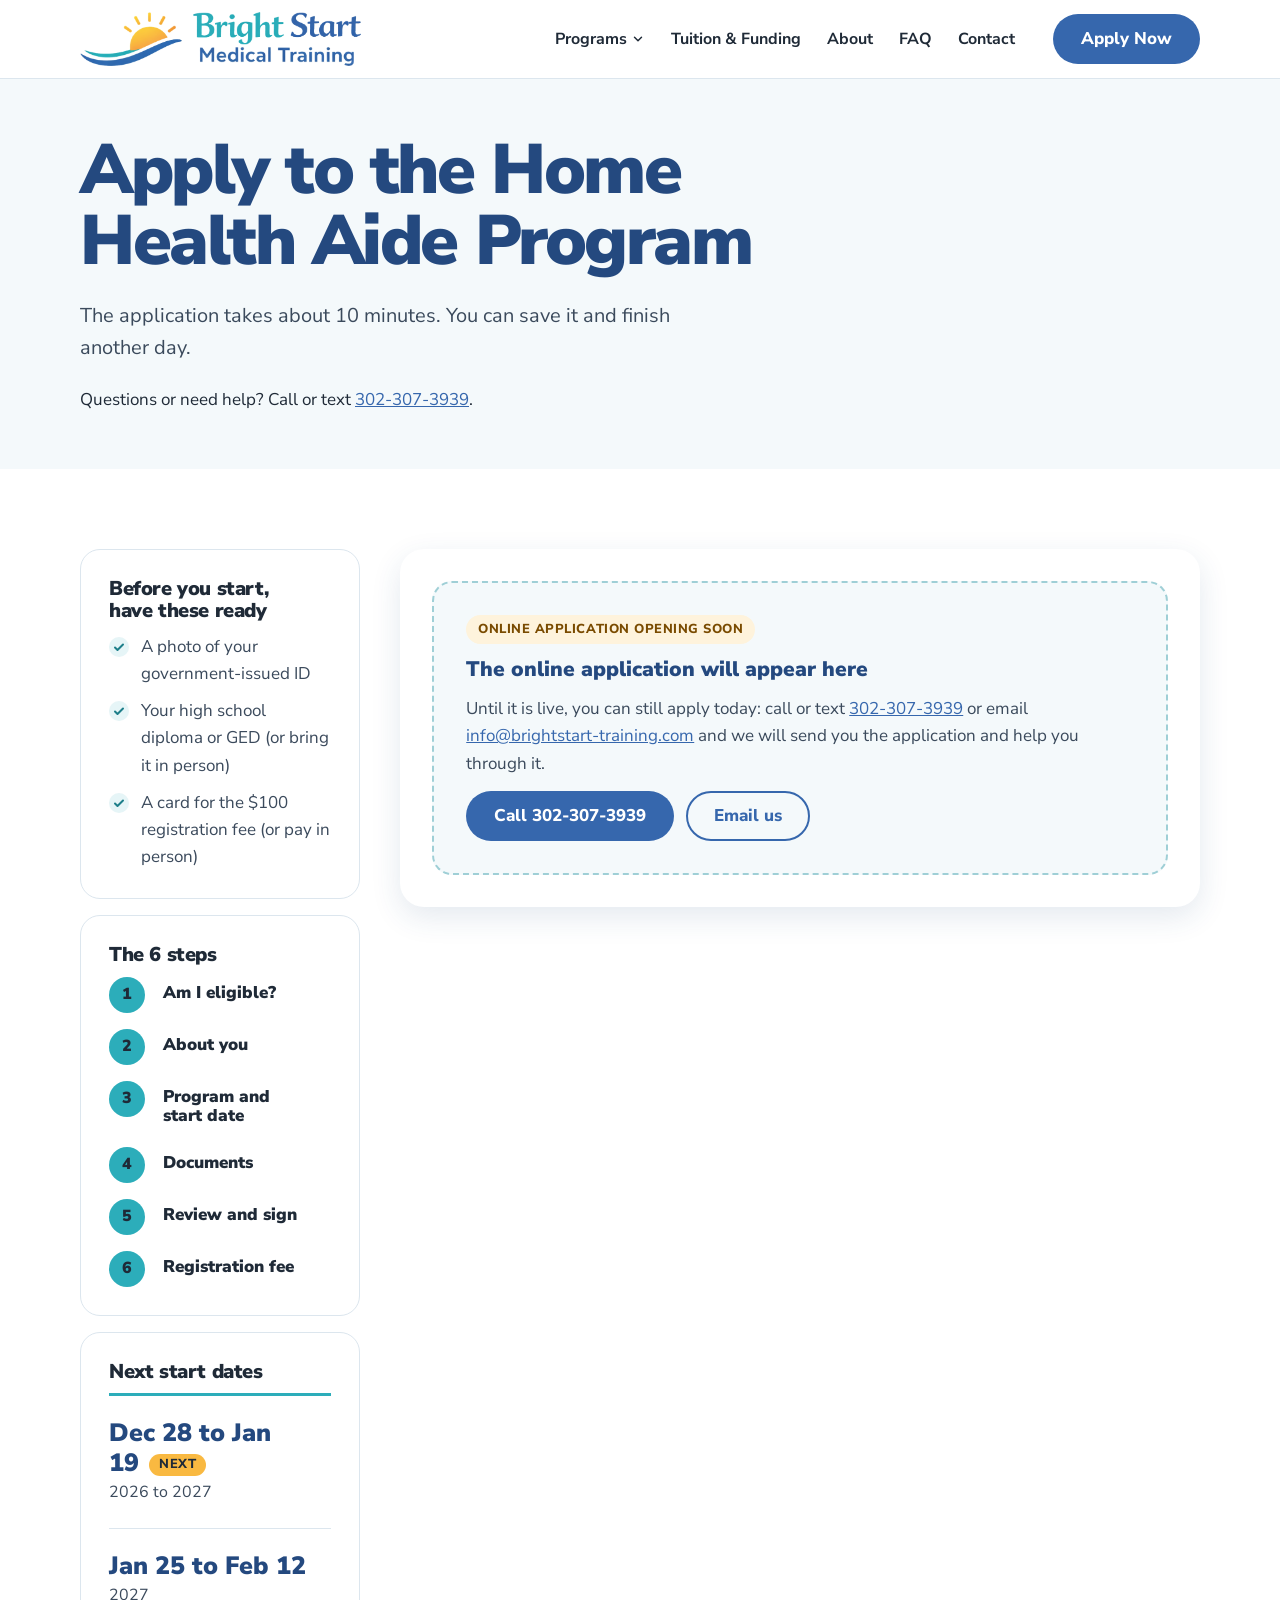
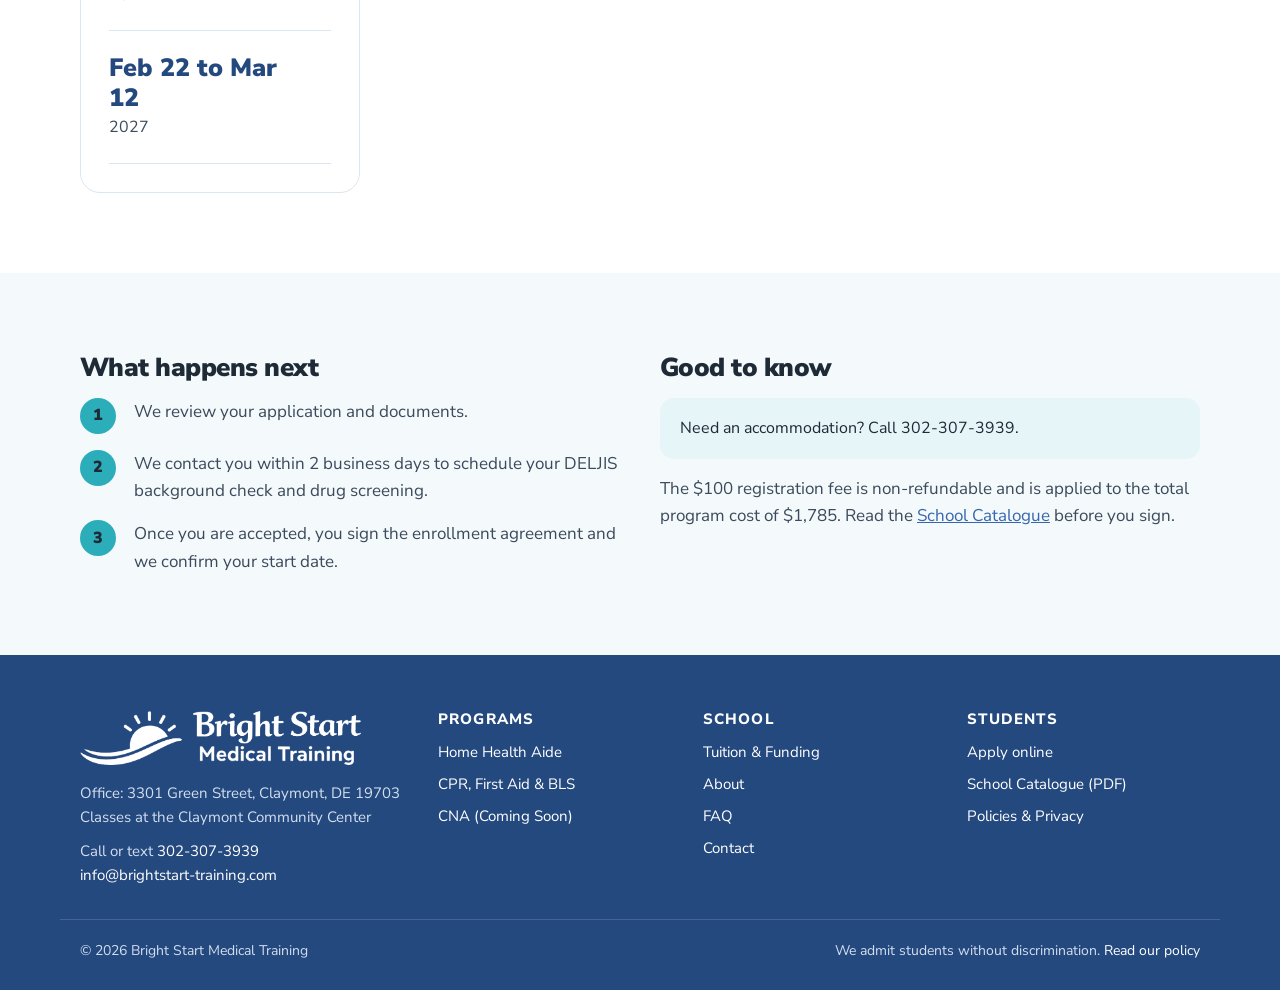
<file: apply.html>
<!doctype html>
<html lang="en">
<head>
<meta charset="utf-8">
<meta name="viewport" content="width=device-width, initial-scale=1, viewport-fit=cover">
<title>Apply Online | HHA &amp; CNA Training | Bright Start Medical Training</title>
<meta name="description" content="Apply online for Home Health Aide or CNA training at Bright Start in Claymont, Delaware. About 10 minutes on your phone. Upload your ID and diploma or GED.">
<link rel="canonical" href="https://brightstart-training.com/apply">
<meta property="og:type" content="website">
<meta property="og:site_name" content="Bright Start Medical Training">
<meta property="og:title" content="Apply Online | HHA &amp; CNA Training | Bright Start Medical Training">
<meta property="og:description" content="Apply online for Home Health Aide or CNA training at Bright Start in Claymont, Delaware. About 10 minutes on your phone. Upload your ID and diploma or GED.">
<meta property="og:url" content="https://brightstart-training.com/apply">
<meta property="og:image" content="https://brightstart-training.com/assets/img/og-image.jpg">
<meta name="theme-color" content="#3667AD">
<link rel="icon" type="image/png" sizes="32x32" href="assets/img/icon-32.png">
<link rel="apple-touch-icon" href="assets/img/apple-touch-icon.png">
<link rel="preconnect" href="https://fonts.googleapis.com">
<link rel="preconnect" href="https://fonts.gstatic.com" crossorigin>
<link rel="stylesheet" href="https://fonts.googleapis.com/css2?family=Nunito+Sans:opsz,wght@6..12,400;6..12,600;6..12,700;6..12,800;6..12,900&amp;display=swap">
<link rel="stylesheet" href="assets/css/styles.css">
</head>
<body>

<a class="skip" href="#main">Skip to content</a>
<header class="site-header">
<div class="wrap header-inner">
<a class="brand" href="index.html"><img src="assets/img/logo-horizontal.png" alt="Bright Start Medical Training home" width="900" height="173"></a>
<button class="nav-toggle" type="button" aria-expanded="false" aria-controls="site-nav"><svg viewBox="0 0 24 24" fill="none" stroke="currentColor" stroke-width="2.5" stroke-linecap="round" aria-hidden="true"><path d="M4 7h16M4 12h16M4 17h16"/></svg>Menu</button>
<nav class="site-nav" id="site-nav" aria-label="Main">
<ul class="nav-list">
<li class="has-sub">
<button class="nav-sub-toggle" type="button" aria-expanded="false">Programs<svg viewBox="0 0 24 24" fill="none" stroke="currentColor" stroke-width="2.5" stroke-linecap="round" stroke-linejoin="round" aria-hidden="true"><path d="M6 9l6 6 6-6"/></svg></button>
<ul class="nav-sub">
<li><a href="hha.html">Home Health Aide<span>3 weeks, $1,785, enrolling now</span></a></li>
<li><a href="cpr.html">CPR, First Aid &amp; BLS<span>Certification classes</span></a></li>
<li><a href="cna.html">CNA (Coming Soon)<span>Coming soon</span></a></li>
</ul>
</li>
<li><a href="tuition.html">Tuition &amp; Funding</a></li>
<li><a href="about.html">About</a></li>
<li><a href="faq.html">FAQ</a></li>
<li><a href="contact.html">Contact</a></li>
</ul>
<a class="btn btn-blue" href="apply.html">Apply Now</a>
</nav>
</div>
</header>
<main id="main">
<section class="page-hero">
<div class="wrap">
<div class="hero-copy">
<h1>Apply to the Home Health Aide Program</h1>
<p class="lead">The application takes about 10 minutes. You can save it and finish another day.</p>
<p>Questions or need help? Call or text <a href="tel:+13023073939">302-307-3939</a>.</p>
</div>
</div>
</section>

<section class="wrap section" style="display:flex;flex-wrap:wrap;gap:40px;align-items:flex-start">
<aside style="flex:1 1 280px;min-width:0" class="stack">
<div class="card">
<h2 style="font-size:20px">Before you start, have these ready</h2>
<ul class="ticks">
<li>A photo of your government-issued ID</li>
<li>Your high school diploma or GED (or bring it in person)</li>
<li>A card for the $100 registration fee (or pay in person)</li>
</ul>
</div>
<div class="card">
<h2 style="font-size:20px">The 6 steps</h2>
<ol class="steps vertical small-num">
<li><div><h3 style="font-size:17px;margin-top:6px">Am I eligible?</h3></div></li>
<li><div><h3 style="font-size:17px;margin-top:6px">About you</h3></div></li>
<li><div><h3 style="font-size:17px;margin-top:6px">Program and start date</h3></div></li>
<li><div><h3 style="font-size:17px;margin-top:6px">Documents</h3></div></li>
<li><div><h3 style="font-size:17px;margin-top:6px">Review and sign</h3></div></li>
<li><div><h3 style="font-size:17px;margin-top:6px">Registration fee</h3></div></li>
</ol>
</div>
<div class="card">
<h2 style="font-size:20px">Next start dates</h2>
<ul class="dates" data-cohorts="list" data-limit="3" style="grid-template-columns:1fr">
<li><strong>Nov 30 to Dec 18</strong><span>2026</span></li>
<li><strong>Dec 28 to Jan 19</strong><span>2026 to 2027</span></li>
<li><strong>Jan 25 to Feb 12</strong><span>2027</span></li>
</ul>
</div>
</aside>

<div style="flex:999 1 560px;min-width:0" class="panel" id="application">
<!-- ============================================================
     JOTFORM APPLICATION GOES HERE
     1. In Jotform: Publish > Embed > copy the iFrame code.
     2. Delete everything between JOTFORM-START and JOTFORM-END below.
     3. Paste the Jotform code in its place. Example of what it looks like:
        <iframe id="JotFormIFrame-XXXXXXXX" title="HHA Application for Admission"
          src="https://form.jotform.com/XXXXXXXX" class="jotform-frame"
          allow="geolocation; microphone; camera" allowfullscreen="true"></iframe>
        <script src="https://cdn.jotfor.ms/s/umd/latest/for-form-embed-handler.js"></script>
        <script>window.jotformEmbedHandler("iframe[id='JotFormIFrame-XXXXXXXX']", "https://form.jotform.com/")</script>
     ============================================================ -->
<!-- JOTFORM-START -->
<div class="embed-slot">
<span class="tag tag-sun">Online application opening soon</span>
<h3>The online application will appear here</h3>
<p class="muted">Until it is live, you can still apply today: call or text <a href="tel:+13023073939">302-307-3939</a> or email <a href="mailto:info@brightstart-training.com">info@brightstart-training.com</a> and we will send you the application and help you through it.</p>
<div class="btn-row">
<a class="btn btn-blue" href="tel:+13023073939">Call 302-307-3939</a>
<a class="btn btn-line" href="mailto:info@brightstart-training.com?subject=HHA%20application">Email us</a>
</div>
</div>
<!-- JOTFORM-END -->
</div>
</section>

<section class="bg-soft">
<div class="wrap section grid" style="--min:280px;gap:40px">
<div class="stack">
<h2 style="font-size:26px">What happens next</h2>
<ol class="steps vertical small-num">
<li><div><p>We review your application and documents.</p></div></li>
<li><div><p>We contact you within 2 business days to schedule your DELJIS background check and drug screening.</p></div></li>
<li><div><p>Once you are accepted, you sign the enrollment agreement and we confirm your start date.</p></div></li>
</ol>
</div>
<div class="stack">
<h2 style="font-size:26px">Good to know</h2>
<p class="note">Need an accommodation? Call 302-307-3939.</p>
<p class="muted">The $100 registration fee is non-refundable and is applied to the total program cost of $1,785. Read the <a href="assets/docs/bright-start-school-catalogue-2026-2027.pdf" target="_blank" rel="noopener">School Catalogue</a> before you sign.</p>
</div>
</div>
</section>
</main>
<footer class="site-footer">
<div class="wrap footer-grid">
<div>
<img class="footer-logo" src="assets/img/logo-horizontal-white.png" alt="Bright Start Medical Training"  width="900" height="173">
<p>Office: 3301 Green Street, Claymont, DE 19703<br>Classes at the Claymont Community Center</p>
<p style="margin-top:10px">Call or text <a href="tel:+13023073939">302-307-3939</a><br><a href="mailto:info@brightstart-training.com">info@brightstart-training.com</a></p>
</div>
<div>
<h2>Programs</h2>
<ul>
<li><a href="hha.html">Home Health Aide</a></li>
<li><a href="cpr.html">CPR, First Aid &amp; BLS</a></li>
<li><a href="cna.html">CNA (Coming Soon)</a></li>
</ul>
</div>
<div>
<h2>School</h2>
<ul>
<li><a href="tuition.html">Tuition &amp; Funding</a></li>
<li><a href="about.html">About</a></li>
<li><a href="faq.html">FAQ</a></li>
<li><a href="contact.html">Contact</a></li>
</ul>
</div>
<div>
<h2>Students</h2>
<ul>
<li><a href="apply.html">Apply online</a></li>
<li><a href="assets/docs/bright-start-school-catalogue-2026-2027.pdf" target="_blank" rel="noopener">School Catalogue (PDF)</a></li>
<li><a href="policies.html">Policies &amp; Privacy</a></li>
</ul>
</div>
</div>
<div class="wrap footer-base">
<span>&copy; <span data-year>2026</span> Bright Start Medical Training</span>
<span>We admit students without discrimination. <a href="policies.html#non-discrimination">Read our policy</a></span>
</div>
</footer>
<script src="assets/js/main.js"></script>
</body>
</html>
</file>
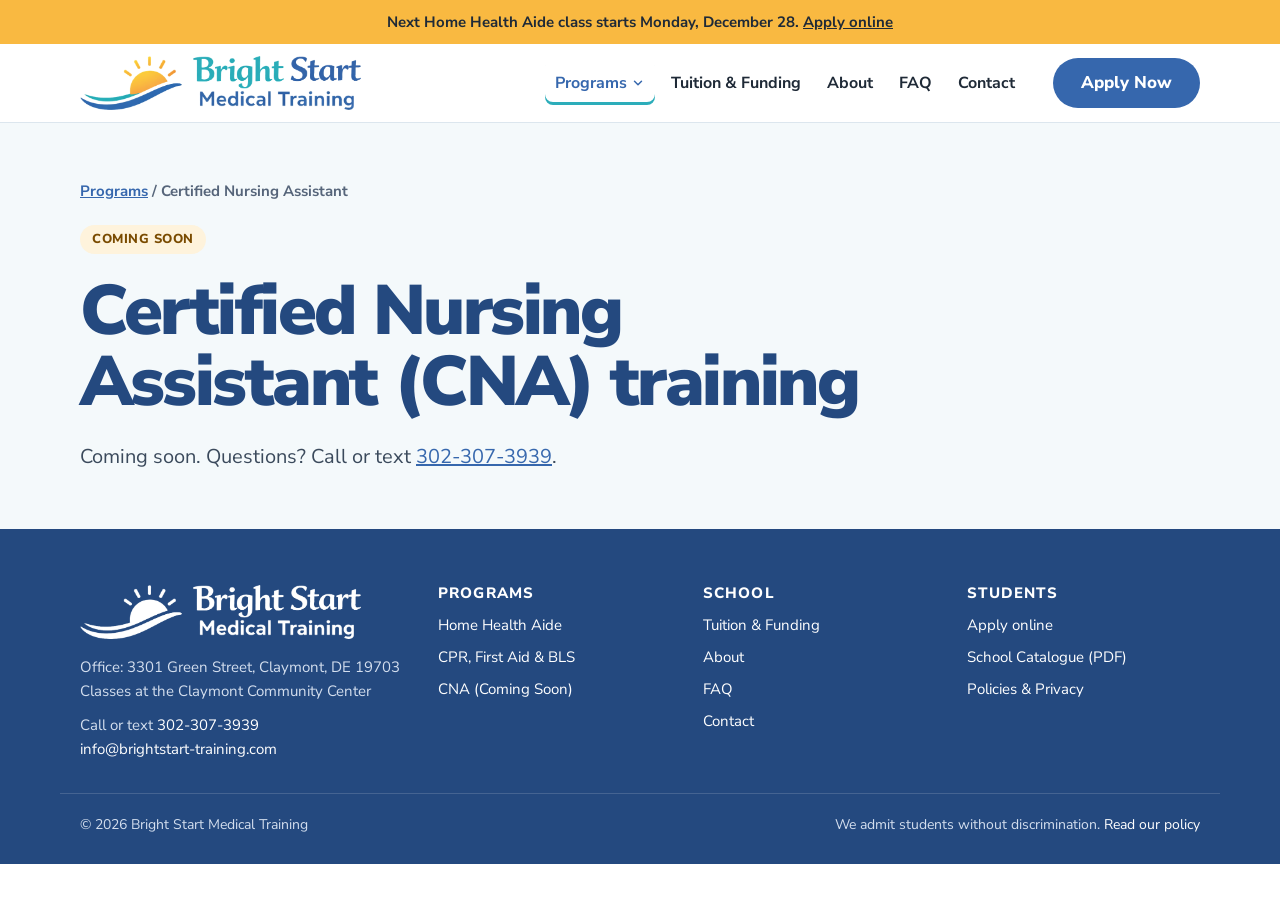
<file: cna.html>
<!doctype html>
<html lang="en">
<head>
<meta charset="utf-8">
<meta name="viewport" content="width=device-width, initial-scale=1, viewport-fit=cover">
<title>CNA Training in Claymont, DE | Certified Nursing Assistant Program | Bright Start</title>
<meta name="description" content="Certified Nursing Assistant (CNA) training in Claymont, near Wilmington, DE. Hands-on classes to start your nursing career. Get dates, costs and how to enroll.">
<link rel="canonical" href="https://brightstart-training.com/cna">
<meta property="og:type" content="website">
<meta property="og:site_name" content="Bright Start Medical Training">
<meta property="og:title" content="CNA Training in Claymont, DE | Certified Nursing Assistant Program | Bright Start">
<meta property="og:description" content="Certified Nursing Assistant (CNA) training in Claymont, near Wilmington, DE. Hands-on classes to start your nursing career. Get dates, costs and how to enroll.">
<meta property="og:url" content="https://brightstart-training.com/cna">
<meta property="og:image" content="https://brightstart-training.com/assets/img/og-image.jpg">
<meta name="theme-color" content="#3667AD">
<link rel="icon" type="image/png" sizes="32x32" href="assets/img/icon-32.png">
<link rel="apple-touch-icon" href="assets/img/apple-touch-icon.png">
<link rel="preconnect" href="https://fonts.googleapis.com">
<link rel="preconnect" href="https://fonts.gstatic.com" crossorigin>
<link rel="stylesheet" href="https://fonts.googleapis.com/css2?family=Nunito+Sans:opsz,wght@6..12,400;6..12,600;6..12,700;6..12,800;6..12,900&amp;display=swap">
<link rel="stylesheet" href="assets/css/styles.css">
</head>
<body>
<div class="announce">Next Home Health Aide class starts <span data-cohorts="next">Monday, November 30</span>. <a href="apply.html">Apply online</a></div>
<a class="skip" href="#main">Skip to content</a>
<header class="site-header">
<div class="wrap header-inner">
<a class="brand" href="index.html"><img src="assets/img/logo-horizontal.png" alt="Bright Start Medical Training home" width="900" height="173"></a>
<button class="nav-toggle" type="button" aria-expanded="false" aria-controls="site-nav"><svg viewBox="0 0 24 24" fill="none" stroke="currentColor" stroke-width="2.5" stroke-linecap="round" aria-hidden="true"><path d="M4 7h16M4 12h16M4 17h16"/></svg>Menu</button>
<nav class="site-nav" id="site-nav" aria-label="Main">
<ul class="nav-list">
<li class="has-sub">
<button class="nav-sub-toggle is-current" type="button" aria-expanded="false">Programs<svg viewBox="0 0 24 24" fill="none" stroke="currentColor" stroke-width="2.5" stroke-linecap="round" stroke-linejoin="round" aria-hidden="true"><path d="M6 9l6 6 6-6"/></svg></button>
<ul class="nav-sub">
<li><a href="hha.html">Home Health Aide<span>3 weeks, $1,785, enrolling now</span></a></li>
<li><a href="cpr.html">CPR, First Aid &amp; BLS<span>Certification classes</span></a></li>
<li><a href="cna.html" aria-current="page">CNA (Coming Soon)<span>Coming soon</span></a></li>
</ul>
</li>
<li><a href="tuition.html">Tuition &amp; Funding</a></li>
<li><a href="about.html">About</a></li>
<li><a href="faq.html">FAQ</a></li>
<li><a href="contact.html">Contact</a></li>
</ul>
<a class="btn btn-blue" href="apply.html">Apply Now</a>
</nav>
</div>
</header>
<main id="main">
<section class="page-hero">
<div class="wrap">
<div class="hero-copy">
<p class="crumbs"><a href="index.html">Programs</a> / Certified Nursing Assistant</p>
<span class="tag tag-sun">Coming soon</span>
<h1>Certified Nursing Assistant (CNA) training</h1>
<p class="lead">Coming soon. Questions? Call or text <a href="tel:+13023073939">302-307-3939</a>.</p>
</div>
</div>
</section>
</main>
<footer class="site-footer">
<div class="wrap footer-grid">
<div>
<img class="footer-logo" src="assets/img/logo-horizontal-white.png" alt="Bright Start Medical Training"  width="900" height="173">
<p>Office: 3301 Green Street, Claymont, DE 19703<br>Classes at the Claymont Community Center</p>
<p style="margin-top:10px">Call or text <a href="tel:+13023073939">302-307-3939</a><br><a href="mailto:info@brightstart-training.com">info@brightstart-training.com</a></p>
</div>
<div>
<h2>Programs</h2>
<ul>
<li><a href="hha.html">Home Health Aide</a></li>
<li><a href="cpr.html">CPR, First Aid &amp; BLS</a></li>
<li><a href="cna.html">CNA (Coming Soon)</a></li>
</ul>
</div>
<div>
<h2>School</h2>
<ul>
<li><a href="tuition.html">Tuition &amp; Funding</a></li>
<li><a href="about.html">About</a></li>
<li><a href="faq.html">FAQ</a></li>
<li><a href="contact.html">Contact</a></li>
</ul>
</div>
<div>
<h2>Students</h2>
<ul>
<li><a href="apply.html">Apply online</a></li>
<li><a href="assets/docs/bright-start-school-catalogue-2026-2027.pdf" target="_blank" rel="noopener">School Catalogue (PDF)</a></li>
<li><a href="policies.html">Policies &amp; Privacy</a></li>
</ul>
</div>
</div>
<div class="wrap footer-base">
<span>&copy; <span data-year>2026</span> Bright Start Medical Training</span>
<span>We admit students without discrimination. <a href="policies.html#non-discrimination">Read our policy</a></span>
</div>
</footer>
<script src="assets/js/main.js"></script>
</body>
</html>
</file>
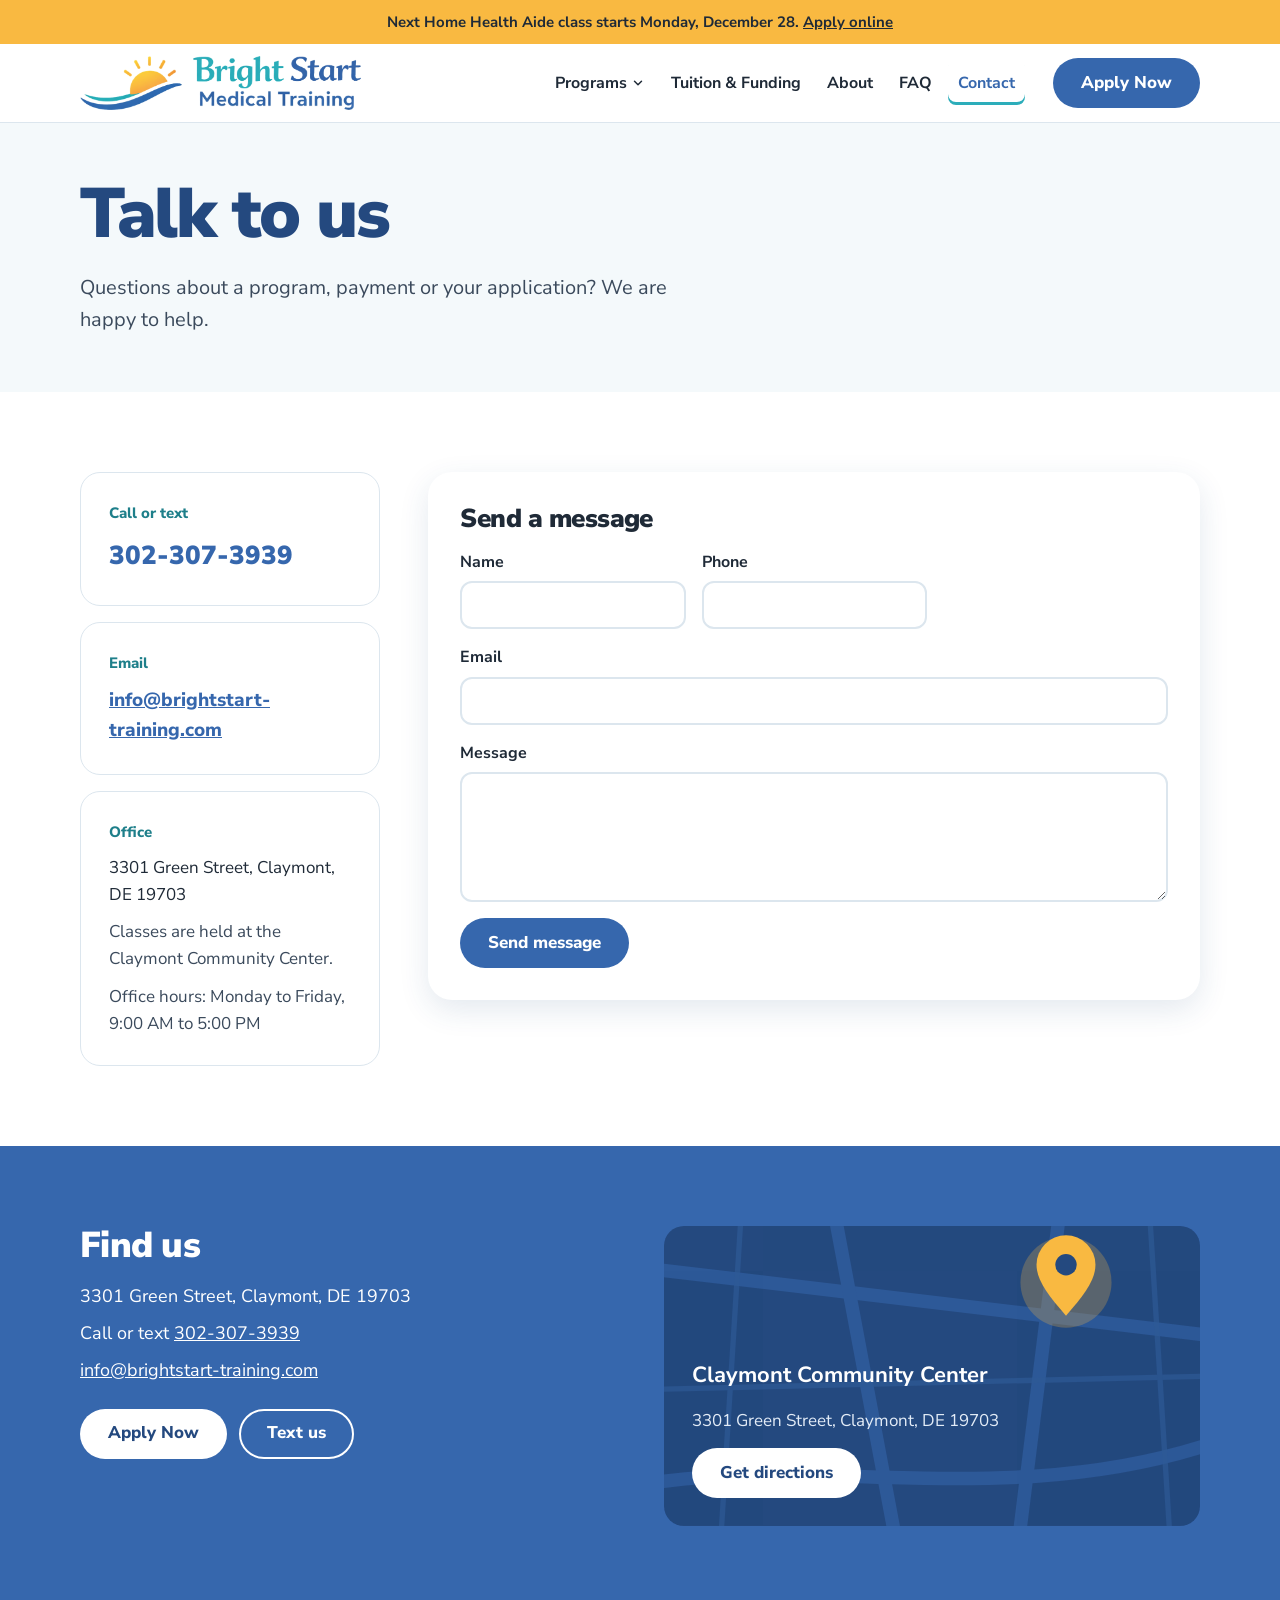
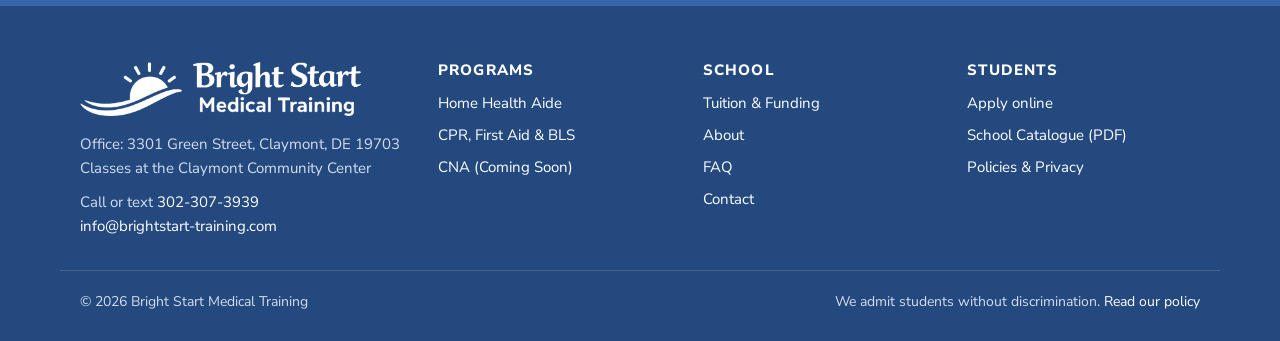
<file: contact.html>
<!doctype html>
<html lang="en">
<head>
<meta charset="utf-8">
<meta name="viewport" content="width=device-width, initial-scale=1, viewport-fit=cover">
<title>Contact Us | Bright Start Medical Training, Claymont DE</title>
<meta name="description" content="Questions about HHA, CNA or CPR classes? Call or text 302-307-3939 or email info@brightstart-training.com. 3301 Green Street, Claymont, DE 19703.">
<link rel="canonical" href="https://brightstart-training.com/contact">
<meta property="og:type" content="website">
<meta property="og:site_name" content="Bright Start Medical Training">
<meta property="og:title" content="Contact Us | Bright Start Medical Training, Claymont DE">
<meta property="og:description" content="Questions about HHA, CNA or CPR classes? Call or text 302-307-3939 or email info@brightstart-training.com. 3301 Green Street, Claymont, DE 19703.">
<meta property="og:url" content="https://brightstart-training.com/contact">
<meta property="og:image" content="https://brightstart-training.com/assets/img/og-image.jpg">
<meta name="theme-color" content="#3667AD">
<link rel="icon" type="image/png" sizes="32x32" href="assets/img/icon-32.png">
<link rel="apple-touch-icon" href="assets/img/apple-touch-icon.png">
<link rel="preconnect" href="https://fonts.googleapis.com">
<link rel="preconnect" href="https://fonts.gstatic.com" crossorigin>
<link rel="stylesheet" href="https://fonts.googleapis.com/css2?family=Nunito+Sans:opsz,wght@6..12,400;6..12,600;6..12,700;6..12,800;6..12,900&amp;display=swap">
<link rel="stylesheet" href="assets/css/styles.css">
</head>
<body>
<div class="announce">Next Home Health Aide class starts <span data-cohorts="next">Monday, November 30</span>. <a href="apply.html">Apply online</a></div>
<a class="skip" href="#main">Skip to content</a>
<header class="site-header">
<div class="wrap header-inner">
<a class="brand" href="index.html"><img src="assets/img/logo-horizontal.png" alt="Bright Start Medical Training home" width="900" height="173"></a>
<button class="nav-toggle" type="button" aria-expanded="false" aria-controls="site-nav"><svg viewBox="0 0 24 24" fill="none" stroke="currentColor" stroke-width="2.5" stroke-linecap="round" aria-hidden="true"><path d="M4 7h16M4 12h16M4 17h16"/></svg>Menu</button>
<nav class="site-nav" id="site-nav" aria-label="Main">
<ul class="nav-list">
<li class="has-sub">
<button class="nav-sub-toggle" type="button" aria-expanded="false">Programs<svg viewBox="0 0 24 24" fill="none" stroke="currentColor" stroke-width="2.5" stroke-linecap="round" stroke-linejoin="round" aria-hidden="true"><path d="M6 9l6 6 6-6"/></svg></button>
<ul class="nav-sub">
<li><a href="hha.html">Home Health Aide<span>3 weeks, $1,785, enrolling now</span></a></li>
<li><a href="cpr.html">CPR, First Aid &amp; BLS<span>Certification classes</span></a></li>
<li><a href="cna.html">CNA (Coming Soon)<span>Coming soon</span></a></li>
</ul>
</li>
<li><a href="tuition.html">Tuition &amp; Funding</a></li>
<li><a href="about.html">About</a></li>
<li><a href="faq.html">FAQ</a></li>
<li><a href="contact.html" aria-current="page">Contact</a></li>
</ul>
<a class="btn btn-blue" href="apply.html">Apply Now</a>
</nav>
</div>
</header>
<main id="main">
<section class="page-hero">
<div class="wrap">
<div class="hero-copy">
<h1>Talk to us</h1>
<p class="lead">Questions about a program, payment or your application? We are happy to help.</p>
</div>
</div>
</section>

<section class="wrap section" style="display:flex;flex-wrap:wrap;gap:48px;align-items:flex-start">
<div class="stack" style="flex:1 1 300px;min-width:0">
<div class="card">
<span class="label">Call or text</span>
<a href="tel:+13023073939" style="font-size:26px;font-weight:900;text-decoration:none">302-307-3939</a>
</div>
<div class="card">
<span class="label">Email</span>
<a href="mailto:info@brightstart-training.com" style="font-size:19px;font-weight:800;overflow-wrap:anywhere">info@brightstart-training.com</a>
</div>
<div class="card">
<span class="label">Office</span>
<p>3301 Green Street, Claymont, DE 19703</p>
<p class="muted">Classes are held at the Claymont Community Center.</p>
<p class="muted">Office hours: Monday to Friday, 9:00 AM to 5:00 PM</p>
</div>
</div>
<!-- Contact form. To receive messages, set data-endpoint to a Formspree or Jotform URL
     (or replace it with a Squarespace Form block). -->
<form class="form panel" style="flex:999 1 520px;min-width:0" data-form data-endpoint="" data-subject="Website contact form">
<h2 class="full" style="font-size:26px">Send a message</h2>
<div class="field"><label for="c-name">Name</label><input id="c-name" name="Name" type="text" autocomplete="name" required></div>
<div class="field"><label for="c-phone">Phone</label><input id="c-phone" name="Phone" type="tel" autocomplete="tel"></div>
<div class="field full"><label for="c-email">Email</label><input id="c-email" name="Email" type="email" autocomplete="email" required></div>
<div class="field full"><label for="c-msg">Message</label><textarea id="c-msg" name="Message" required></textarea></div>
<div class="full"><button type="submit" class="btn btn-blue">Send message</button></div>
<p class="form-status" role="status" tabindex="-1" hidden></p>
</form>
</section>

<section class="visit" id="visit">
<div class="wrap">
<div class="visit-col">
<h2>Find us</h2>
<div class="contact-lines">
<span>3301 Green Street, Claymont, DE 19703</span>
<span>Call or text <a href="tel:+13023073939">302-307-3939</a></span>
<span><a href="mailto:info@brightstart-training.com">info@brightstart-training.com</a></span>
</div>
<div class="btn-row" style="margin-top:8px">
<a class="btn btn-white" href="apply.html">Apply Now</a>
<a class="btn btn-ghost" href="sms:+13023073939">Text us</a>
</div>
</div>
<div class="map-card">
<svg class="map-bg" viewBox="0 0 400 300" preserveAspectRatio="xMidYMid slice" aria-hidden="true"><g stroke="#3667AD" stroke-width="10" fill="none" opacity=".55"><path d="M-10 70 L410 120"/><path d="M120 -10 L180 310"/><path d="M-10 230 C120 210 260 250 410 200"/><path d="M300 -10 L260 310"/></g><g stroke="#2E5A96" stroke-width="4" fill="none" opacity=".7"><path d="M-10 160 L410 150"/><path d="M60 -10 L40 310"/><path d="M360 -10 L380 310"/></g><circle cx="300" cy="80" r="34" fill="#F9B941" opacity=".25"/><path d="M300 105c-14-16-22-27-22-38a22 22 0 0 1 44 0c0 11-8 22-22 38z" fill="#F9B941"/><circle cx="300" cy="67" r="8" fill="#24497F"/></svg>
<strong>Claymont Community Center</strong>
<span>3301 Green Street, Claymont, DE 19703</span>
<a class="btn btn-white" style="align-self:flex-start" href="https://www.google.com/maps/search/?api=1&amp;query=3301+Green+Street+Claymont+DE+19703" target="_blank" rel="noopener">Get directions</a>
</div>
</div>
</section>
</main>
<footer class="site-footer">
<div class="wrap footer-grid">
<div>
<img class="footer-logo" src="assets/img/logo-horizontal-white.png" alt="Bright Start Medical Training"  width="900" height="173">
<p>Office: 3301 Green Street, Claymont, DE 19703<br>Classes at the Claymont Community Center</p>
<p style="margin-top:10px">Call or text <a href="tel:+13023073939">302-307-3939</a><br><a href="mailto:info@brightstart-training.com">info@brightstart-training.com</a></p>
</div>
<div>
<h2>Programs</h2>
<ul>
<li><a href="hha.html">Home Health Aide</a></li>
<li><a href="cpr.html">CPR, First Aid &amp; BLS</a></li>
<li><a href="cna.html">CNA (Coming Soon)</a></li>
</ul>
</div>
<div>
<h2>School</h2>
<ul>
<li><a href="tuition.html">Tuition &amp; Funding</a></li>
<li><a href="about.html">About</a></li>
<li><a href="faq.html">FAQ</a></li>
<li><a href="contact.html">Contact</a></li>
</ul>
</div>
<div>
<h2>Students</h2>
<ul>
<li><a href="apply.html">Apply online</a></li>
<li><a href="assets/docs/bright-start-school-catalogue-2026-2027.pdf" target="_blank" rel="noopener">School Catalogue (PDF)</a></li>
<li><a href="policies.html">Policies &amp; Privacy</a></li>
</ul>
</div>
</div>
<div class="wrap footer-base">
<span>&copy; <span data-year>2026</span> Bright Start Medical Training</span>
<span>We admit students without discrimination. <a href="policies.html#non-discrimination">Read our policy</a></span>
</div>
</footer>
<script src="assets/js/main.js"></script>
</body>
</html>
</file>
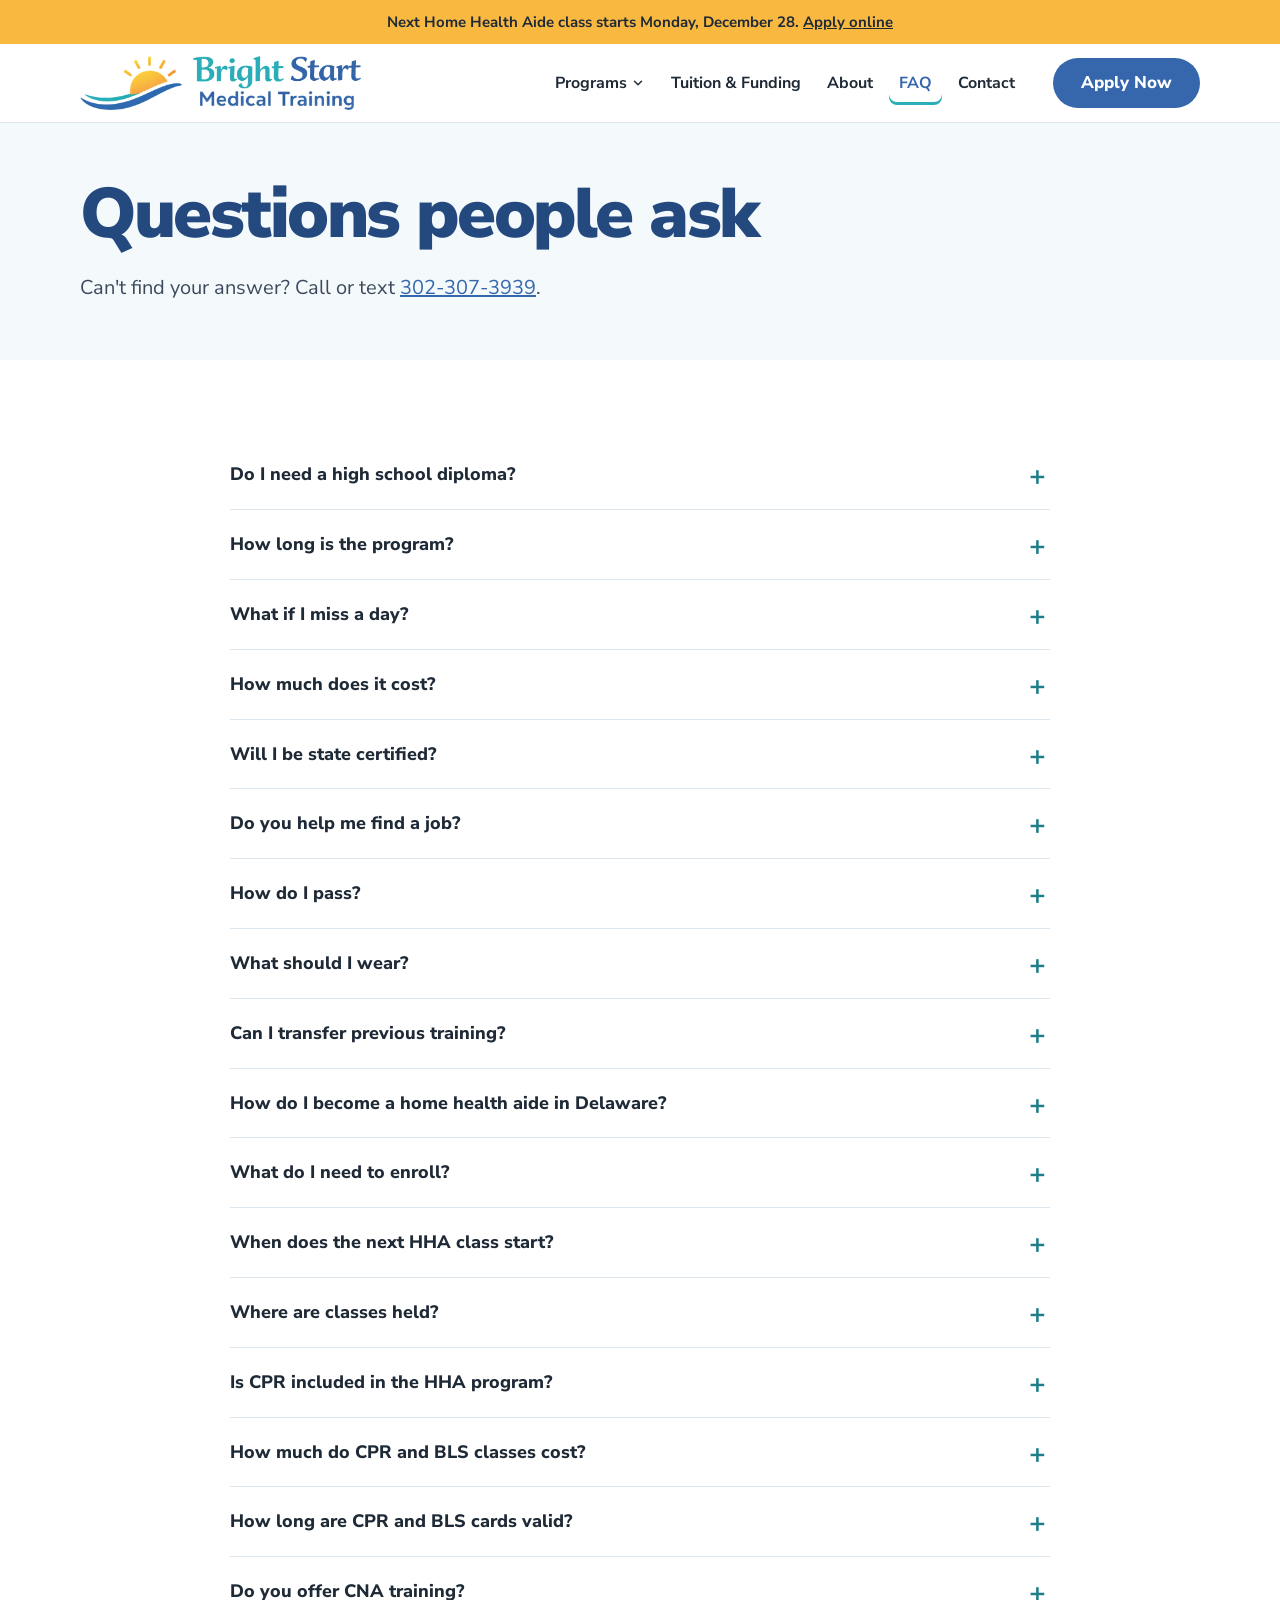
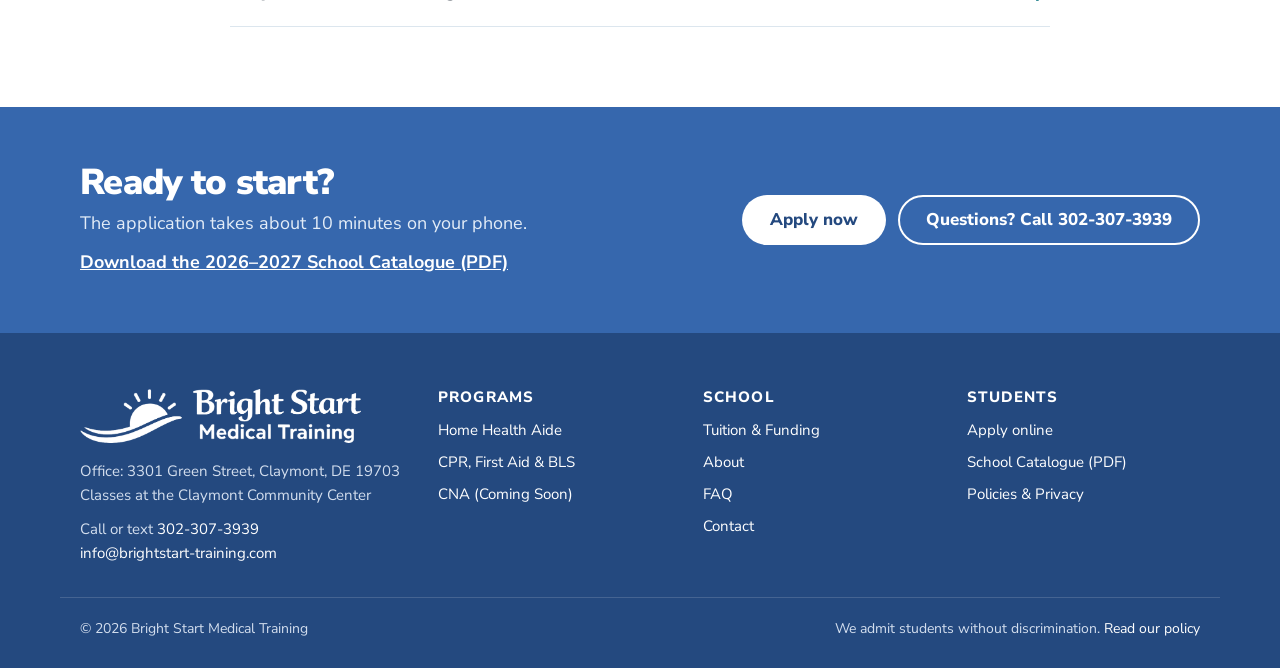
<file: faq.html>
<!doctype html>
<html lang="en">
<head>
<meta charset="utf-8">
<meta name="viewport" content="width=device-width, initial-scale=1, viewport-fit=cover">
<title>FAQ | HHA, CNA &amp; CPR Training | Bright Start Medical Training</title>
<meta name="description" content="Answers about training at Bright Start: requirements, schedules, attendance, cost, certification and help finding a job.">
<link rel="canonical" href="https://brightstart-training.com/faq">
<meta property="og:type" content="website">
<meta property="og:site_name" content="Bright Start Medical Training">
<meta property="og:title" content="FAQ | HHA, CNA &amp; CPR Training | Bright Start Medical Training">
<meta property="og:description" content="Answers about training at Bright Start: requirements, schedules, attendance, cost, certification and help finding a job.">
<meta property="og:url" content="https://brightstart-training.com/faq">
<meta property="og:image" content="https://brightstart-training.com/assets/img/og-image.jpg">
<meta name="theme-color" content="#3667AD">
<link rel="icon" type="image/png" sizes="32x32" href="assets/img/icon-32.png">
<link rel="apple-touch-icon" href="assets/img/apple-touch-icon.png">
<link rel="preconnect" href="https://fonts.googleapis.com">
<link rel="preconnect" href="https://fonts.gstatic.com" crossorigin>
<link rel="stylesheet" href="https://fonts.googleapis.com/css2?family=Nunito+Sans:opsz,wght@6..12,400;6..12,600;6..12,700;6..12,800;6..12,900&amp;display=swap">
<link rel="stylesheet" href="assets/css/styles.css">
<script type="application/ld+json">{"@context": "https://schema.org", "@type": "FAQPage", "mainEntity": [{"@type": "Question", "name": "Do I need a high school diploma?", "acceptedAnswer": {"@type": "Answer", "text": "Yes, a high school diploma, GED or equivalent is required by Delaware for this program."}}, {"@type": "Question", "name": "How long is the program?", "acceptedAnswer": {"@type": "Answer", "text": "76 hours over about 3 weeks, Monday to Friday, 8:30 AM to 3:00 PM (the last day ends at 1:00 PM)."}}, {"@type": "Question", "name": "What if I miss a day?", "acceptedAnswer": {"@type": "Answer", "text": "You can miss no more than 2 classes in total, and missed time must be made up. Three late arrivals count as one absence. If the school closes for weather, it never counts against you; we use the built-in make-up days."}}, {"@type": "Question", "name": "How much does it cost?", "acceptedAnswer": {"@type": "Answer", "text": "$1,785 in total, including books, CPR, background check, uniform and supplies. See Tuition & Funding for the payment schedule."}}, {"@type": "Question", "name": "Will I be state certified?", "acceptedAnswer": {"@type": "Answer", "text": "Delaware does not certify or register home health aides. You get a Certificate of Completion that Delaware home health agencies accept as proof of required training."}}, {"@type": "Question", "name": "Do you help me find a job?", "acceptedAnswer": {"@type": "Answer", "text": "Yes. We offer resume and interview support, career guidance and job placement assistance."}}, {"@type": "Question", "name": "How do I pass?", "acceptedAnswer": {"@type": "Answer", "text": "Score at least 75% on quizzes and exams (one retake each) and pass the final skills evaluation."}}, {"@type": "Question", "name": "What should I wear?", "acceptedAnswer": {"@type": "Answer", "text": "Clean scrubs, closed-toe non-skid shoes, a visible name badge, hair tied back, no artificial nails."}}, {"@type": "Question", "name": "Can I transfer previous training?", "acceptedAnswer": {"@type": "Answer", "text": "Possibly. Send your transcripts or certificates and the Program Director will review them."}}, {"@type": "Question", "name": "How do I become a home health aide in Delaware?", "acceptedAnswer": {"@type": "Answer", "text": "Delaware requires home health aides at licensed agencies to complete at least 75 hours of training. Our 76-hour program in Claymont covers classroom, skills lab and supervised practical training. You finish with a Certificate of Completion you can show Delaware home health agencies as evidence of required training."}}, {"@type": "Question", "name": "What do I need to enroll?", "acceptedAnswer": {"@type": "Answer", "text": "You must be at least 18 and have a high school diploma, GED or equivalent and a valid government-issued ID. You also complete a criminal background check through DELJIS and a drug screening."}}, {"@type": "Question", "name": "When does the next HHA class start?", "acceptedAnswer": {"@type": "Answer", "text": "New classes start about once a month through December 2027. See the current list on the Home Health Aide page."}}, {"@type": "Question", "name": "Where are classes held?", "acceptedAnswer": {"@type": "Answer", "text": "At the Claymont Community Center, 3301 Green Street, Claymont, DE 19703."}}, {"@type": "Question", "name": "Is CPR included in the HHA program?", "acceptedAnswer": {"@type": "Answer", "text": "Yes. CPR training is included in the $1,785 program cost, along with your textbook, uniform and supplies."}}, {"@type": "Question", "name": "How much do CPR and BLS classes cost?", "acceptedAnswer": {"@type": "Answer", "text": "$95 each. The BLS course and the CPR, AED & First Aid course each take 4 hours. See CPR & BLS classes."}}, {"@type": "Question", "name": "How long are CPR and BLS cards valid?", "acceptedAnswer": {"@type": "Answer", "text": "2 years. Every course earns an American Red Cross certification card."}}, {"@type": "Question", "name": "Do you offer CNA training?", "acceptedAnswer": {"@type": "Answer", "text": "Not yet. Our Certified Nursing Assistant program is coming soon. Call or text 302-307-3939 to ask about it."}}]}</script>
</head>
<body>
<div class="announce">Next Home Health Aide class starts <span data-cohorts="next">Monday, November 30</span>. <a href="apply.html">Apply online</a></div>
<a class="skip" href="#main">Skip to content</a>
<header class="site-header">
<div class="wrap header-inner">
<a class="brand" href="index.html"><img src="assets/img/logo-horizontal.png" alt="Bright Start Medical Training home" width="900" height="173"></a>
<button class="nav-toggle" type="button" aria-expanded="false" aria-controls="site-nav"><svg viewBox="0 0 24 24" fill="none" stroke="currentColor" stroke-width="2.5" stroke-linecap="round" aria-hidden="true"><path d="M4 7h16M4 12h16M4 17h16"/></svg>Menu</button>
<nav class="site-nav" id="site-nav" aria-label="Main">
<ul class="nav-list">
<li class="has-sub">
<button class="nav-sub-toggle" type="button" aria-expanded="false">Programs<svg viewBox="0 0 24 24" fill="none" stroke="currentColor" stroke-width="2.5" stroke-linecap="round" stroke-linejoin="round" aria-hidden="true"><path d="M6 9l6 6 6-6"/></svg></button>
<ul class="nav-sub">
<li><a href="hha.html">Home Health Aide<span>3 weeks, $1,785, enrolling now</span></a></li>
<li><a href="cpr.html">CPR, First Aid &amp; BLS<span>Certification classes</span></a></li>
<li><a href="cna.html">CNA (Coming Soon)<span>Coming soon</span></a></li>
</ul>
</li>
<li><a href="tuition.html">Tuition &amp; Funding</a></li>
<li><a href="about.html">About</a></li>
<li><a href="faq.html" aria-current="page">FAQ</a></li>
<li><a href="contact.html">Contact</a></li>
</ul>
<a class="btn btn-blue" href="apply.html">Apply Now</a>
</nav>
</div>
</header>
<main id="main">
<section class="page-hero">
<div class="wrap">
<div class="hero-copy">
<h1>Questions people ask</h1>
<p class="lead">Can't find your answer? Call or text <a href="tel:+13023073939">302-307-3939</a>.</p>
</div>
</div>
</section>
<section class="wrap section narrow">
<div class="faq">
<details><summary>Do I need a high school diploma?</summary><div><p>Yes, a high school diploma, GED or equivalent is required by Delaware for this program.</p></div></details>
<details><summary>How long is the program?</summary><div><p>76 hours over about 3 weeks, Monday to Friday, 8:30 AM to 3:00 PM (the last day ends at 1:00 PM).</p></div></details>
<details><summary>What if I miss a day?</summary><div><p>You can miss no more than 2 classes in total, and missed time must be made up. Three late arrivals count as one absence. If the school closes for weather, it never counts against you; we use the built-in make-up days.</p></div></details>
<details><summary>How much does it cost?</summary><div><p>$1,785 in total, including books, CPR, background check, uniform and supplies. See <a href="tuition.html">Tuition &amp; Funding</a> for the payment schedule.</p></div></details>
<details><summary>Will I be state certified?</summary><div><p>Delaware does not certify or register home health aides. You get a Certificate of Completion that Delaware home health agencies accept as proof of required training.</p></div></details>
<details><summary>Do you help me find a job?</summary><div><p>Yes. We offer resume and interview support, career guidance and job placement assistance.</p></div></details>
<details><summary>How do I pass?</summary><div><p>Score at least 75% on quizzes and exams (one retake each) and pass the final skills evaluation.</p></div></details>
<details><summary>What should I wear?</summary><div><p>Clean scrubs, closed-toe non-skid shoes, a visible name badge, hair tied back, no artificial nails.</p></div></details>
<details><summary>Can I transfer previous training?</summary><div><p>Possibly. Send your transcripts or certificates and the Program Director will review them.</p></div></details>
<details><summary>How do I become a home health aide in Delaware?</summary><div><p>Delaware requires home health aides at licensed agencies to complete at least 75 hours of training. Our 76-hour program in Claymont covers classroom, skills lab and supervised practical training. You finish with a Certificate of Completion you can show Delaware home health agencies as evidence of required training.</p></div></details>
<details><summary>What do I need to enroll?</summary><div><p>You must be at least 18 and have a high school diploma, GED or equivalent and a valid government-issued ID. You also complete a criminal background check through DELJIS and a drug screening.</p></div></details>
<details><summary>When does the next HHA class start?</summary><div><p>New classes start about once a month through December 2027. See the current list on the <a href="hha.html#dates">Home Health Aide page</a>.</p></div></details>
<details><summary>Where are classes held?</summary><div><p>At the Claymont Community Center, 3301 Green Street, Claymont, DE 19703.</p></div></details>
<details><summary>Is CPR included in the HHA program?</summary><div><p>Yes. CPR training is included in the $1,785 program cost, along with your textbook, uniform and supplies.</p></div></details>
<details><summary>How much do CPR and BLS classes cost?</summary><div><p>$95 each. The BLS course and the CPR, AED &amp; First Aid course each take 4 hours. See <a href="cpr.html">CPR &amp; BLS classes</a>.</p></div></details>
<details><summary>How long are CPR and BLS cards valid?</summary><div><p>2 years. Every course earns an American Red Cross certification card.</p></div></details>
<details><summary>Do you offer CNA training?</summary><div><p>Not yet. Our Certified Nursing Assistant program is coming soon. Call or text 302-307-3939 to ask about it.</p></div></details>
</div>
</section>
<section class="cta-band">
<div class="wrap">
<div>
<h2>Ready to start?</h2>
<p>The application takes about 10 minutes on your phone.</p>
<p style="margin-top:10px"><a href="assets/docs/bright-start-school-catalogue-2026-2027.pdf" target="_blank" rel="noopener">Download the 2026&ndash;2027 School Catalogue (PDF)</a></p>
</div>
<div class="btn-row">
<a class="btn btn-white" href="apply.html">Apply now</a>
<a class="btn btn-ghost" href="tel:+13023073939">Questions? Call 302-307-3939</a>
</div>
</div>
</section>
</main>
<footer class="site-footer">
<div class="wrap footer-grid">
<div>
<img class="footer-logo" src="assets/img/logo-horizontal-white.png" alt="Bright Start Medical Training"  width="900" height="173">
<p>Office: 3301 Green Street, Claymont, DE 19703<br>Classes at the Claymont Community Center</p>
<p style="margin-top:10px">Call or text <a href="tel:+13023073939">302-307-3939</a><br><a href="mailto:info@brightstart-training.com">info@brightstart-training.com</a></p>
</div>
<div>
<h2>Programs</h2>
<ul>
<li><a href="hha.html">Home Health Aide</a></li>
<li><a href="cpr.html">CPR, First Aid &amp; BLS</a></li>
<li><a href="cna.html">CNA (Coming Soon)</a></li>
</ul>
</div>
<div>
<h2>School</h2>
<ul>
<li><a href="tuition.html">Tuition &amp; Funding</a></li>
<li><a href="about.html">About</a></li>
<li><a href="faq.html">FAQ</a></li>
<li><a href="contact.html">Contact</a></li>
</ul>
</div>
<div>
<h2>Students</h2>
<ul>
<li><a href="apply.html">Apply online</a></li>
<li><a href="assets/docs/bright-start-school-catalogue-2026-2027.pdf" target="_blank" rel="noopener">School Catalogue (PDF)</a></li>
<li><a href="policies.html">Policies &amp; Privacy</a></li>
</ul>
</div>
</div>
<div class="wrap footer-base">
<span>&copy; <span data-year>2026</span> Bright Start Medical Training</span>
<span>We admit students without discrimination. <a href="policies.html#non-discrimination">Read our policy</a></span>
</div>
</footer>
<script src="assets/js/main.js"></script>
</body>
</html>
</file>
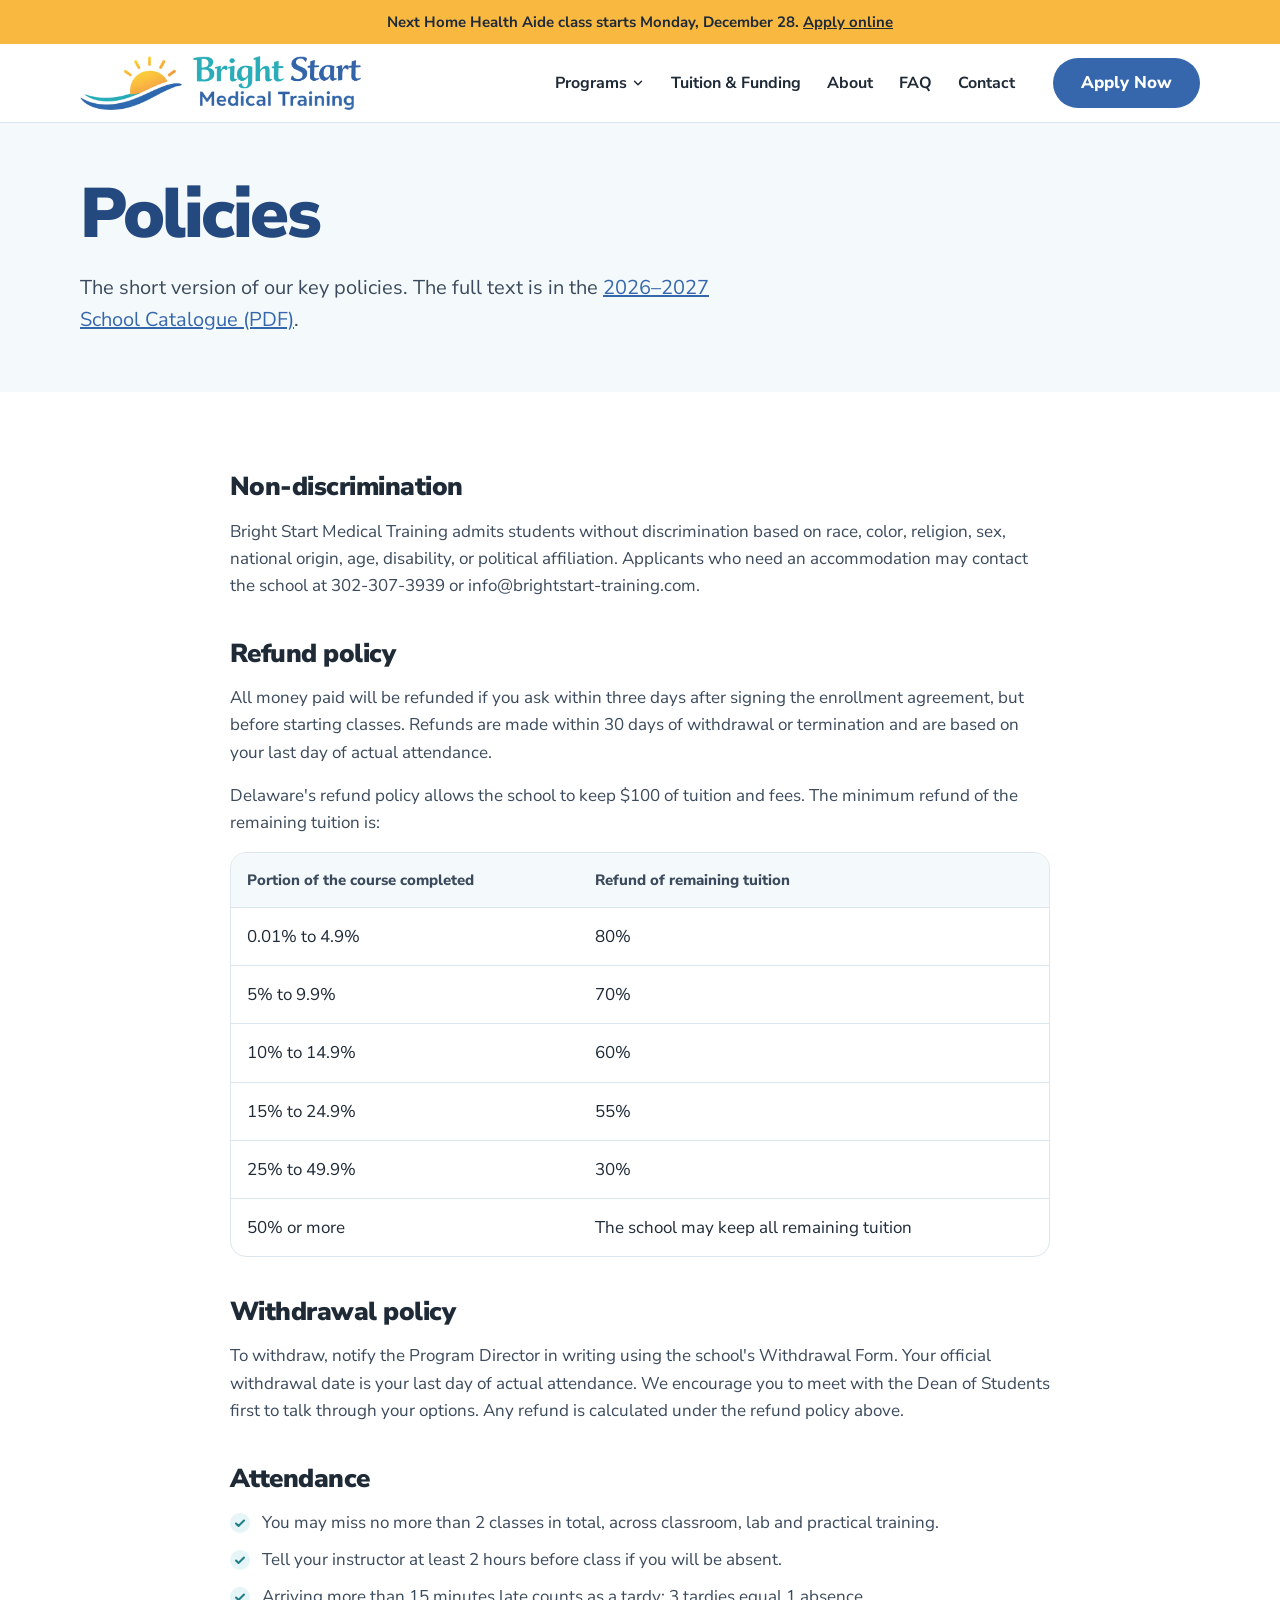
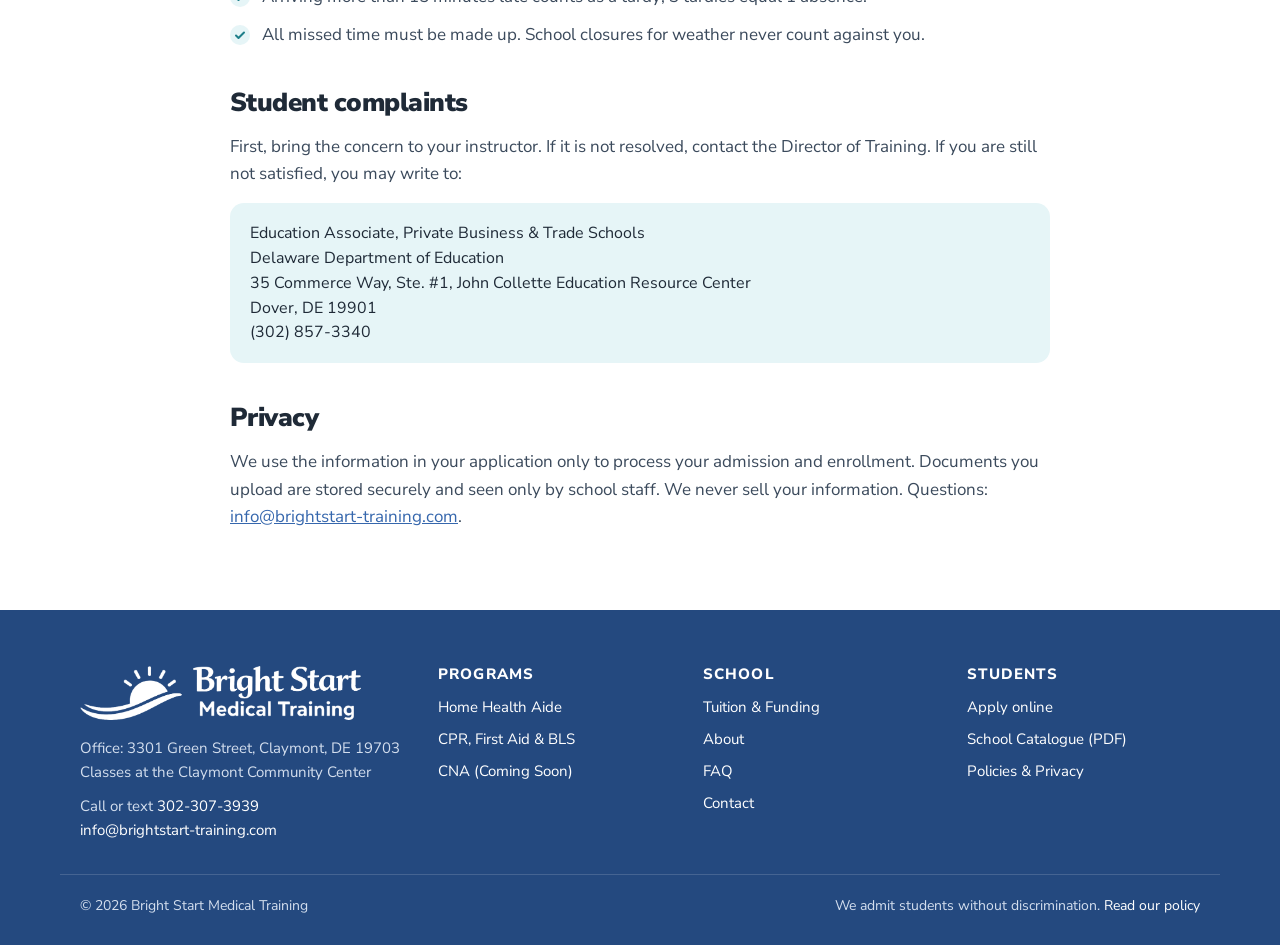
<file: policies.html>
<!doctype html>
<html lang="en">
<head>
<meta charset="utf-8">
<meta name="viewport" content="width=device-width, initial-scale=1, viewport-fit=cover">
<title>Policies &amp; Privacy | Bright Start Medical Training</title>
<meta name="description" content="Bright Start Medical Training policies: non-discrimination, refunds, withdrawal, attendance, student complaints and privacy.">
<link rel="canonical" href="https://brightstart-training.com/policies">
<meta property="og:type" content="website">
<meta property="og:site_name" content="Bright Start Medical Training">
<meta property="og:title" content="Policies &amp; Privacy | Bright Start Medical Training">
<meta property="og:description" content="Bright Start Medical Training policies: non-discrimination, refunds, withdrawal, attendance, student complaints and privacy.">
<meta property="og:url" content="https://brightstart-training.com/policies">
<meta property="og:image" content="https://brightstart-training.com/assets/img/og-image.jpg">
<meta name="theme-color" content="#3667AD">
<link rel="icon" type="image/png" sizes="32x32" href="assets/img/icon-32.png">
<link rel="apple-touch-icon" href="assets/img/apple-touch-icon.png">
<link rel="preconnect" href="https://fonts.googleapis.com">
<link rel="preconnect" href="https://fonts.gstatic.com" crossorigin>
<link rel="stylesheet" href="https://fonts.googleapis.com/css2?family=Nunito+Sans:opsz,wght@6..12,400;6..12,600;6..12,700;6..12,800;6..12,900&amp;display=swap">
<link rel="stylesheet" href="assets/css/styles.css">
</head>
<body>
<div class="announce">Next Home Health Aide class starts <span data-cohorts="next">Monday, November 30</span>. <a href="apply.html">Apply online</a></div>
<a class="skip" href="#main">Skip to content</a>
<header class="site-header">
<div class="wrap header-inner">
<a class="brand" href="index.html"><img src="assets/img/logo-horizontal.png" alt="Bright Start Medical Training home" width="900" height="173"></a>
<button class="nav-toggle" type="button" aria-expanded="false" aria-controls="site-nav"><svg viewBox="0 0 24 24" fill="none" stroke="currentColor" stroke-width="2.5" stroke-linecap="round" aria-hidden="true"><path d="M4 7h16M4 12h16M4 17h16"/></svg>Menu</button>
<nav class="site-nav" id="site-nav" aria-label="Main">
<ul class="nav-list">
<li class="has-sub">
<button class="nav-sub-toggle" type="button" aria-expanded="false">Programs<svg viewBox="0 0 24 24" fill="none" stroke="currentColor" stroke-width="2.5" stroke-linecap="round" stroke-linejoin="round" aria-hidden="true"><path d="M6 9l6 6 6-6"/></svg></button>
<ul class="nav-sub">
<li><a href="hha.html">Home Health Aide<span>3 weeks, $1,785, enrolling now</span></a></li>
<li><a href="cpr.html">CPR, First Aid &amp; BLS<span>Certification classes</span></a></li>
<li><a href="cna.html">CNA (Coming Soon)<span>Coming soon</span></a></li>
</ul>
</li>
<li><a href="tuition.html">Tuition &amp; Funding</a></li>
<li><a href="about.html">About</a></li>
<li><a href="faq.html">FAQ</a></li>
<li><a href="contact.html">Contact</a></li>
</ul>
<a class="btn btn-blue" href="apply.html">Apply Now</a>
</nav>
</div>
</header>
<main id="main">
<section class="page-hero">
<div class="wrap">
<div class="hero-copy">
<h1>Policies</h1>
<p class="lead">The short version of our key policies. The full text is in the <a href="assets/docs/bright-start-school-catalogue-2026-2027.pdf" target="_blank" rel="noopener">2026&ndash;2027 School Catalogue (PDF)</a>.</p>
</div>
</div>
</section>

<section class="wrap section narrow stack" style="gap:40px">
<div class="stack" id="non-discrimination">
<h2 style="font-size:26px">Non-discrimination</h2>
<p class="muted">Bright Start Medical Training admits students without discrimination based on race, color, religion, sex, national origin, age, disability, or political affiliation. Applicants who need an accommodation may contact the school at 302-307-3939 or info@brightstart-training.com.</p>
</div>

<div class="stack" id="refunds">
<h2 style="font-size:26px">Refund policy</h2>
<p class="muted">All money paid will be refunded if you ask within three days after signing the enrollment agreement, but before starting classes. Refunds are made within 30 days of withdrawal or termination and are based on your last day of actual attendance.</p>
<p class="muted">Delaware's refund policy allows the school to keep $100 of tuition and fees. The minimum refund of the remaining tuition is:</p>
<div class="table-box">
<table>
<thead><tr><th scope="col">Portion of the course completed</th><th scope="col">Refund of remaining tuition</th></tr></thead>
<tbody>
<tr><td>0.01% to 4.9%</td><td>80%</td></tr>
<tr><td>5% to 9.9%</td><td>70%</td></tr>
<tr><td>10% to 14.9%</td><td>60%</td></tr>
<tr><td>15% to 24.9%</td><td>55%</td></tr>
<tr><td>25% to 49.9%</td><td>30%</td></tr>
<tr><td>50% or more</td><td>The school may keep all remaining tuition</td></tr>
</tbody>
</table>
</div>
</div>

<div class="stack" id="withdrawal">
<h2 style="font-size:26px">Withdrawal policy</h2>
<p class="muted">To withdraw, notify the Program Director in writing using the school's Withdrawal Form. Your official withdrawal date is your last day of actual attendance. We encourage you to meet with the Dean of Students first to talk through your options. Any refund is calculated under the refund policy above.</p>
</div>

<div class="stack" id="attendance">
<h2 style="font-size:26px">Attendance</h2>
<ul class="ticks">
<li>You may miss no more than 2 classes in total, across classroom, lab and practical training.</li>
<li>Tell your instructor at least 2 hours before class if you will be absent.</li>
<li>Arriving more than 15 minutes late counts as a tardy; 3 tardies equal 1 absence.</li>
<li>All missed time must be made up. School closures for weather never count against you.</li>
</ul>
</div>

<div class="stack" id="complaints">
<h2 style="font-size:26px">Student complaints</h2>
<p class="muted">First, bring the concern to your instructor. If it is not resolved, contact the Director of Training. If you are still not satisfied, you may write to:</p>
<p class="note">Education Associate, Private Business &amp; Trade Schools<br>Delaware Department of Education<br>35 Commerce Way, Ste. #1, John Collette Education Resource Center<br>Dover, DE 19901<br>(302) 857-3340</p>
</div>

<div class="stack" id="privacy">
<h2 style="font-size:26px">Privacy</h2>
<p class="muted">We use the information in your application only to process your admission and enrollment. Documents you upload are stored securely and seen only by school staff. We never sell your information. Questions: <a href="mailto:info@brightstart-training.com">info@brightstart-training.com</a>.</p>
</div>
</section>
</main>
<footer class="site-footer">
<div class="wrap footer-grid">
<div>
<img class="footer-logo" src="assets/img/logo-horizontal-white.png" alt="Bright Start Medical Training"  width="900" height="173">
<p>Office: 3301 Green Street, Claymont, DE 19703<br>Classes at the Claymont Community Center</p>
<p style="margin-top:10px">Call or text <a href="tel:+13023073939">302-307-3939</a><br><a href="mailto:info@brightstart-training.com">info@brightstart-training.com</a></p>
</div>
<div>
<h2>Programs</h2>
<ul>
<li><a href="hha.html">Home Health Aide</a></li>
<li><a href="cpr.html">CPR, First Aid &amp; BLS</a></li>
<li><a href="cna.html">CNA (Coming Soon)</a></li>
</ul>
</div>
<div>
<h2>School</h2>
<ul>
<li><a href="tuition.html">Tuition &amp; Funding</a></li>
<li><a href="about.html">About</a></li>
<li><a href="faq.html">FAQ</a></li>
<li><a href="contact.html">Contact</a></li>
</ul>
</div>
<div>
<h2>Students</h2>
<ul>
<li><a href="apply.html">Apply online</a></li>
<li><a href="assets/docs/bright-start-school-catalogue-2026-2027.pdf" target="_blank" rel="noopener">School Catalogue (PDF)</a></li>
<li><a href="policies.html">Policies &amp; Privacy</a></li>
</ul>
</div>
</div>
<div class="wrap footer-base">
<span>&copy; <span data-year>2026</span> Bright Start Medical Training</span>
<span>We admit students without discrimination. <a href="policies.html#non-discrimination">Read our policy</a></span>
</div>
</footer>
<script src="assets/js/main.js"></script>
</body>
</html>
</file>
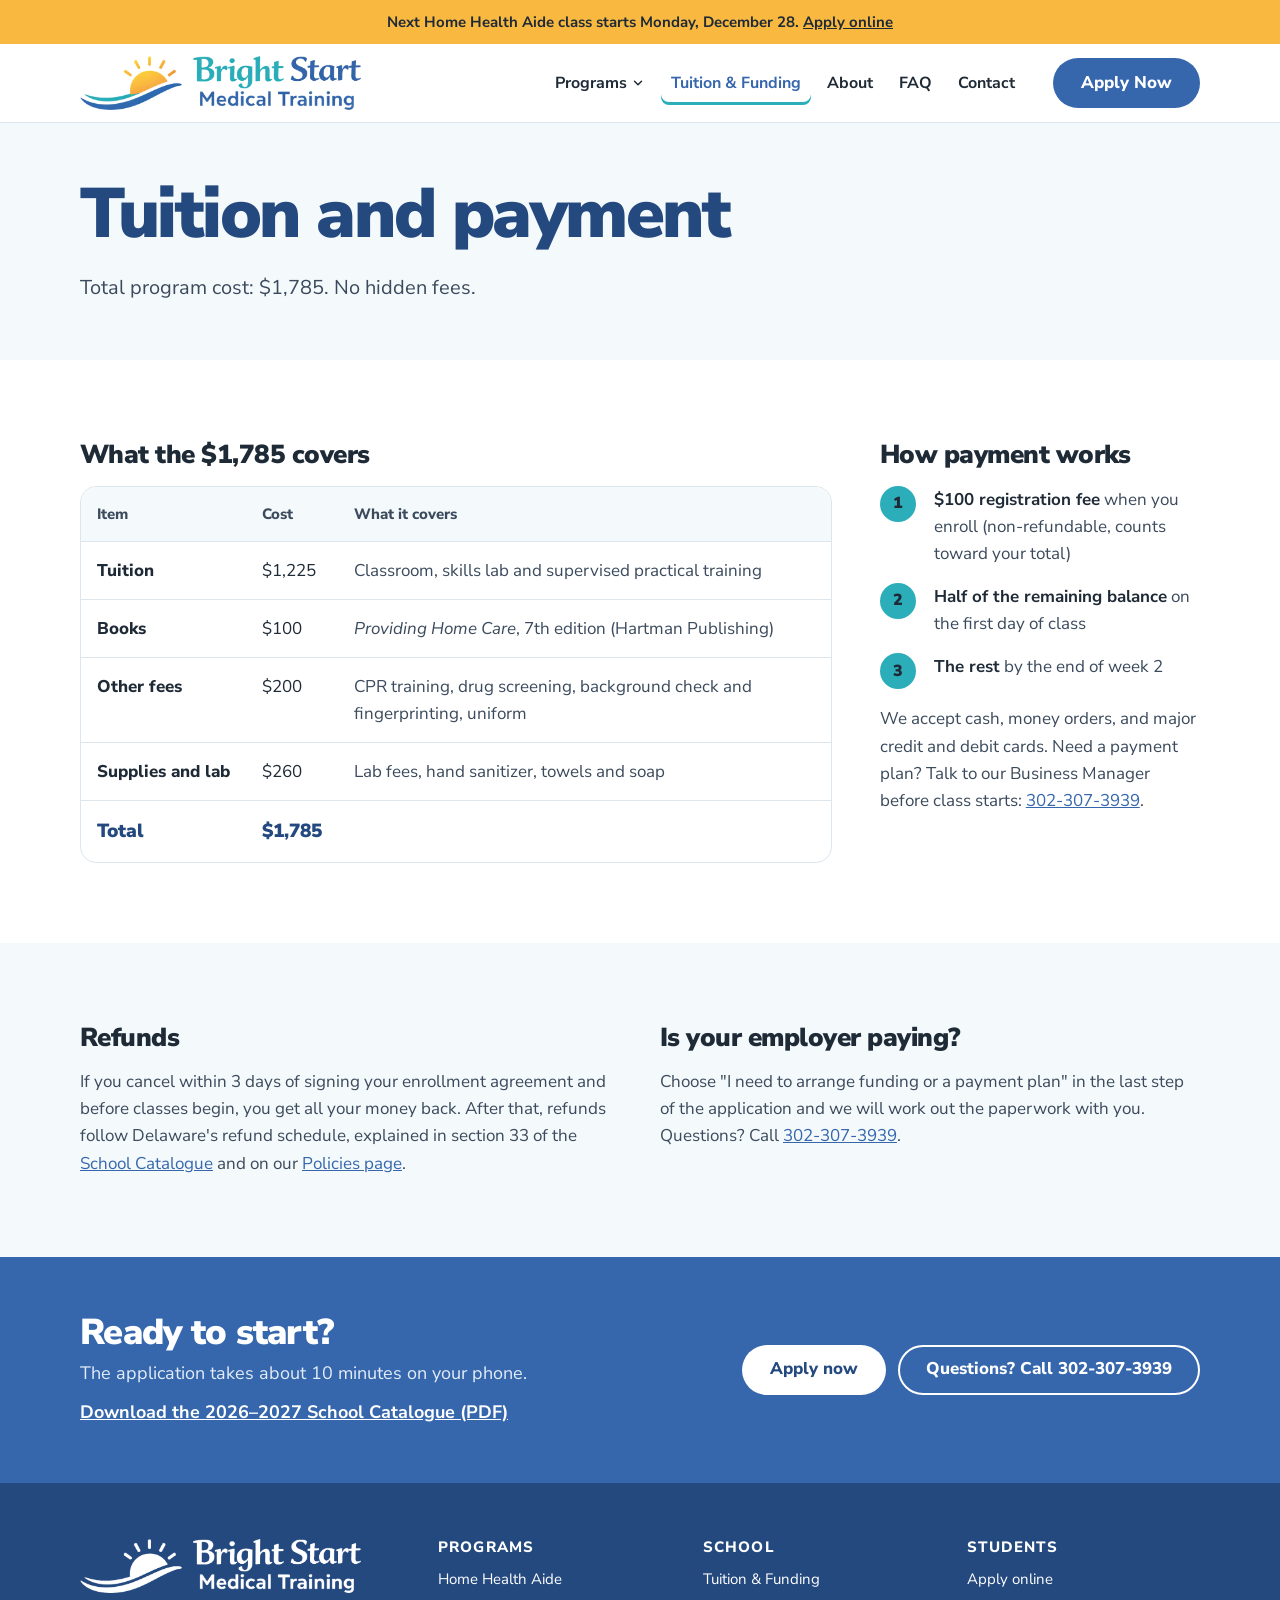
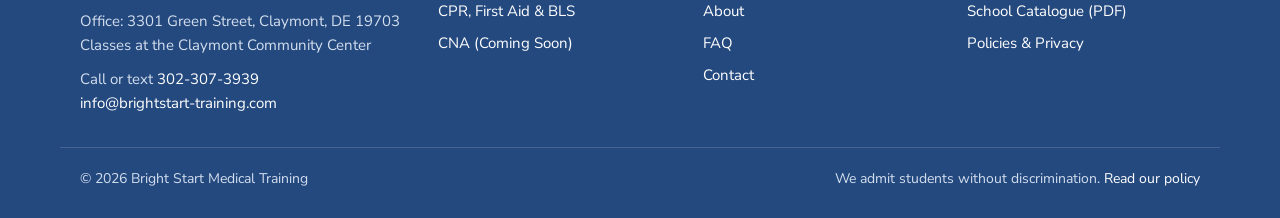
<file: tuition.html>
<!doctype html>
<html lang="en">
<head>
<meta charset="utf-8">
<meta name="viewport" content="width=device-width, initial-scale=1, viewport-fit=cover">
<title>Tuition &amp; Payment Plans | HHA &amp; CNA Training | Bright Start Medical Training</title>
<meta name="description" content="Tuition and fees for Home Health Aide and CNA training at Bright Start in Claymont, DE. Clear prices with no hidden fees, and payment plans available.">
<link rel="canonical" href="https://brightstart-training.com/tuition">
<meta property="og:type" content="website">
<meta property="og:site_name" content="Bright Start Medical Training">
<meta property="og:title" content="Tuition &amp; Payment Plans | HHA &amp; CNA Training | Bright Start Medical Training">
<meta property="og:description" content="Tuition and fees for Home Health Aide and CNA training at Bright Start in Claymont, DE. Clear prices with no hidden fees, and payment plans available.">
<meta property="og:url" content="https://brightstart-training.com/tuition">
<meta property="og:image" content="https://brightstart-training.com/assets/img/og-image.jpg">
<meta name="theme-color" content="#3667AD">
<link rel="icon" type="image/png" sizes="32x32" href="assets/img/icon-32.png">
<link rel="apple-touch-icon" href="assets/img/apple-touch-icon.png">
<link rel="preconnect" href="https://fonts.googleapis.com">
<link rel="preconnect" href="https://fonts.gstatic.com" crossorigin>
<link rel="stylesheet" href="https://fonts.googleapis.com/css2?family=Nunito+Sans:opsz,wght@6..12,400;6..12,600;6..12,700;6..12,800;6..12,900&amp;display=swap">
<link rel="stylesheet" href="assets/css/styles.css">
</head>
<body>
<div class="announce">Next Home Health Aide class starts <span data-cohorts="next">Monday, November 30</span>. <a href="apply.html">Apply online</a></div>
<a class="skip" href="#main">Skip to content</a>
<header class="site-header">
<div class="wrap header-inner">
<a class="brand" href="index.html"><img src="assets/img/logo-horizontal.png" alt="Bright Start Medical Training home" width="900" height="173"></a>
<button class="nav-toggle" type="button" aria-expanded="false" aria-controls="site-nav"><svg viewBox="0 0 24 24" fill="none" stroke="currentColor" stroke-width="2.5" stroke-linecap="round" aria-hidden="true"><path d="M4 7h16M4 12h16M4 17h16"/></svg>Menu</button>
<nav class="site-nav" id="site-nav" aria-label="Main">
<ul class="nav-list">
<li class="has-sub">
<button class="nav-sub-toggle" type="button" aria-expanded="false">Programs<svg viewBox="0 0 24 24" fill="none" stroke="currentColor" stroke-width="2.5" stroke-linecap="round" stroke-linejoin="round" aria-hidden="true"><path d="M6 9l6 6 6-6"/></svg></button>
<ul class="nav-sub">
<li><a href="hha.html">Home Health Aide<span>3 weeks, $1,785, enrolling now</span></a></li>
<li><a href="cpr.html">CPR, First Aid &amp; BLS<span>Certification classes</span></a></li>
<li><a href="cna.html">CNA (Coming Soon)<span>Coming soon</span></a></li>
</ul>
</li>
<li><a href="tuition.html" aria-current="page">Tuition &amp; Funding</a></li>
<li><a href="about.html">About</a></li>
<li><a href="faq.html">FAQ</a></li>
<li><a href="contact.html">Contact</a></li>
</ul>
<a class="btn btn-blue" href="apply.html">Apply Now</a>
</nav>
</div>
</header>
<main id="main">
<section class="page-hero">
<div class="wrap">
<div class="hero-copy">
<h1>Tuition and payment</h1>
<p class="lead">Total program cost: $1,785. No hidden fees.</p>
</div>
</div>
</section>

<section class="wrap section" style="display:flex;flex-wrap:wrap;gap:48px">
<div style="flex:999 1 560px;min-width:0" class="stack">
<h2 style="font-size:26px">What the $1,785 covers</h2>
<div class="table-box">
<table>
<thead><tr><th scope="col">Item</th><th scope="col">Cost</th><th scope="col">What it covers</th></tr></thead>
<tbody>
<tr><td class="strong">Tuition</td><td>$1,225</td><td class="muted">Classroom, skills lab and supervised practical training</td></tr>
<tr><td class="strong">Books</td><td>$100</td><td class="muted"><em>Providing Home Care</em>, 7th edition (Hartman Publishing)</td></tr>
<tr><td class="strong">Other fees</td><td>$200</td><td class="muted">CPR training, drug screening, background check and fingerprinting, uniform</td></tr>
<tr><td class="strong">Supplies and lab</td><td>$260</td><td class="muted">Lab fees, hand sanitizer, towels and soap</td></tr>
<tr class="total"><td>Total</td><td>$1,785</td><td></td></tr>
</tbody>
</table>
</div>
<!-- FUNDING: publish this note only once George confirms Bright Start is on the Delaware training provider list.
<p class="note"><strong>Workforce (WIOA) funding may be available for eligible students.</strong> Call us to check.</p>
-->
</div>
<div style="flex:1 1 320px;min-width:0" class="stack">
<h2 style="font-size:26px">How payment works</h2>
<ol class="steps vertical small-num">
<li><div><p><strong style="color:var(--ink)">$100 registration fee</strong> when you enroll (non-refundable, counts toward your total)</p></div></li>
<li><div><p><strong style="color:var(--ink)">Half of the remaining balance</strong> on the first day of class</p></div></li>
<li><div><p><strong style="color:var(--ink)">The rest</strong> by the end of week 2</p></div></li>
</ol>
<p class="muted">We accept cash, money orders, and major credit and debit cards. Need a payment plan? Talk to our Business Manager before class starts: <a href="tel:+13023073939">302-307-3939</a>.</p>
</div>
</section>

<section class="bg-soft">
<div class="wrap section grid" style="--min:300px;gap:40px">
<div class="stack">
<h2 style="font-size:26px">Refunds</h2>
<p class="muted">If you cancel within 3 days of signing your enrollment agreement and before classes begin, you get all your money back. After that, refunds follow Delaware's refund schedule, explained in section 33 of the <a href="assets/docs/bright-start-school-catalogue-2026-2027.pdf" target="_blank" rel="noopener">School Catalogue</a> and on our <a href="policies.html#refunds">Policies page</a>.</p>
</div>
<div class="stack">
<h2 style="font-size:26px">Is your employer paying?</h2>
<p class="muted">Choose "I need to arrange funding or a payment plan" in the last step of the application and we will work out the paperwork with you. Questions? Call <a href="tel:+13023073939">302-307-3939</a>.</p>
</div>
</div>
</section>

<section class="cta-band">
<div class="wrap">
<div>
<h2>Ready to start?</h2>
<p>The application takes about 10 minutes on your phone.</p>
<p style="margin-top:10px"><a href="assets/docs/bright-start-school-catalogue-2026-2027.pdf" target="_blank" rel="noopener">Download the 2026&ndash;2027 School Catalogue (PDF)</a></p>
</div>
<div class="btn-row">
<a class="btn btn-white" href="apply.html">Apply now</a>
<a class="btn btn-ghost" href="tel:+13023073939">Questions? Call 302-307-3939</a>
</div>
</div>
</section>
</main>
<footer class="site-footer">
<div class="wrap footer-grid">
<div>
<img class="footer-logo" src="assets/img/logo-horizontal-white.png" alt="Bright Start Medical Training"  width="900" height="173">
<p>Office: 3301 Green Street, Claymont, DE 19703<br>Classes at the Claymont Community Center</p>
<p style="margin-top:10px">Call or text <a href="tel:+13023073939">302-307-3939</a><br><a href="mailto:info@brightstart-training.com">info@brightstart-training.com</a></p>
</div>
<div>
<h2>Programs</h2>
<ul>
<li><a href="hha.html">Home Health Aide</a></li>
<li><a href="cpr.html">CPR, First Aid &amp; BLS</a></li>
<li><a href="cna.html">CNA (Coming Soon)</a></li>
</ul>
</div>
<div>
<h2>School</h2>
<ul>
<li><a href="tuition.html">Tuition &amp; Funding</a></li>
<li><a href="about.html">About</a></li>
<li><a href="faq.html">FAQ</a></li>
<li><a href="contact.html">Contact</a></li>
</ul>
</div>
<div>
<h2>Students</h2>
<ul>
<li><a href="apply.html">Apply online</a></li>
<li><a href="assets/docs/bright-start-school-catalogue-2026-2027.pdf" target="_blank" rel="noopener">School Catalogue (PDF)</a></li>
<li><a href="policies.html">Policies &amp; Privacy</a></li>
</ul>
</div>
</div>
<div class="wrap footer-base">
<span>&copy; <span data-year>2026</span> Bright Start Medical Training</span>
<span>We admit students without discrimination. <a href="policies.html#non-discrimination">Read our policy</a></span>
</div>
</footer>
<script src="assets/js/main.js"></script>
</body>
</html>
</file>
<file: assets/css/styles.css>
/* Bright Start Medical Training
   One stylesheet for every page. Colors come from the logo:
   blue = buttons and links, teal = accents, sun yellow = small highlights. */

:root {
  --blue: #3667AD;
  --blue-dark: #24497F;
  --teal: #2CADBA;
  --teal-deep: #1E7F8A;
  --teal-tint: #E6F5F7;
  --sun: #F9B941;
  --sun-orange: #F39935;
  --sun-tint: #FEF3DC;
  --ink: #1F2A37;
  --ink-soft: #3B4A5C;
  --muted: #56657A;
  --line: #DCE6EE;
  --soft: #F4F9FB;
  --white: #FFFFFF;

  --font: 'Nunito Sans', system-ui, -apple-system, 'Segoe UI', Roboto, Arial, sans-serif;
  --radius: 20px;
  --radius-sm: 12px;
  --shadow: 0 10px 30px rgba(36, 73, 127, 0.12);
  --wrap: 1160px;
  color-scheme: light;
}

*, *::before, *::after { box-sizing: border-box; }
html { scroll-behavior: smooth; -webkit-text-size-adjust: 100%; }
@media (prefers-reduced-motion: reduce) { html { scroll-behavior: auto; } *, *::before, *::after { transition: none !important; animation: none !important; } }
body { margin: 0; background: var(--white); color: var(--ink); font-family: var(--font); font-size: 17px; line-height: 1.6; }
img { max-width: 100%; height: auto; display: block; }
a { color: var(--blue); }
a:hover { color: var(--blue-dark); }
:focus-visible { outline: 3px solid var(--teal); outline-offset: 3px; border-radius: 4px; }
h1, h2, h3 { line-height: 1.12; text-wrap: balance; margin: 0; color: var(--ink); }
h1 { font-size: clamp(36px, 5vw, 60px); font-weight: 900; letter-spacing: -0.03em; color: var(--blue-dark); }
h2 { font-size: clamp(28px, 3.2vw, 36px); font-weight: 900; letter-spacing: -0.02em; }
h3 { font-size: 21px; font-weight: 900; }
p { margin: 0; }
ul, ol { margin: 0; }
table { font-variant-numeric: tabular-nums; }

.wrap { max-width: var(--wrap); margin: 0 auto; padding-left: max(20px, env(safe-area-inset-left, 0px)); padding-right: max(20px, env(safe-area-inset-right, 0px)); }
.narrow { max-width: 860px; }
.section { padding-block: 80px; }
.section-tight { padding-block: 48px; }
.bg-soft { background: var(--soft); }
.stack { display: flex; flex-direction: column; gap: 16px; }
.lead { font-size: 20px; color: var(--ink-soft); max-width: 640px; }
.muted { color: var(--ink-soft); }
.small { font-size: 15px; }
.eyebrow { font-size: 14px; font-weight: 800; letter-spacing: 0.08em; text-transform: uppercase; color: var(--teal-deep); }
.section-head { display: flex; flex-wrap: wrap; justify-content: space-between; align-items: flex-end; gap: 16px 24px; margin-bottom: 32px; }
.section-head p { margin-top: 8px; }
.skip { position: absolute; left: -9999px; top: 8px; background: var(--white); padding: 10px 16px; z-index: 100; font-weight: 800; }
.skip:focus { left: 8px; }
.visually-hidden { position: absolute !important; width: 1px; height: 1px; overflow: hidden; clip: rect(0 0 0 0); white-space: nowrap; }

/* Buttons */
.btn { display: inline-flex; align-items: center; justify-content: center; gap: 8px; min-height: 50px; padding: 0 26px; border-radius: 999px; font: 800 17px/1.2 var(--font); text-decoration: none; border: 2px solid transparent; cursor: pointer; transition: background .15s, color .15s, border-color .15s; text-align: center; }
.btn-blue { background: var(--blue); color: var(--white); }
.btn-blue:hover { background: var(--blue-dark); color: var(--white); }
.btn-line { background: transparent; border-color: var(--blue); color: var(--blue); }
.btn-line:hover { background: var(--blue); color: var(--white); }
.btn-white { background: var(--white); color: var(--blue-dark); }
.btn-white:hover { background: var(--sun); color: var(--ink); }
.btn-ghost { border-color: var(--white); color: var(--white); background: transparent; }
.btn-ghost:hover { background: var(--white); color: var(--blue-dark); }
.btn-row { display: flex; flex-wrap: wrap; gap: 12px; }

/* Announcement bar */
.announce { background: var(--sun); color: var(--ink); font-size: 15px; font-weight: 700; text-align: center; padding: 10px 16px; }
.announce a { color: var(--ink); }

/* Header */
.site-header { position: sticky; top: 0; z-index: 50; background: var(--white); border-bottom: 1px solid var(--line); }
.header-inner { display: flex; align-items: center; justify-content: space-between; gap: 16px; padding-block: 12px; }
.brand img { height: 54px; width: auto; }
.nav-toggle { display: none; align-items: center; gap: 8px; min-height: 46px; padding: 0 16px; border: 2px solid var(--line); background: var(--white); border-radius: 999px; font: 800 16px var(--font); color: var(--ink); cursor: pointer; }
.nav-toggle svg { width: 20px; height: 20px; }
.site-nav { display: flex; align-items: center; gap: 28px; }
.nav-list { list-style: none; display: flex; align-items: center; gap: 6px; padding: 0; }
.nav-list > li { position: relative; }
.nav-list a, .nav-sub-toggle { display: inline-flex; align-items: center; gap: 4px; min-height: 44px; padding: 0 10px; color: var(--ink); text-decoration: none; font: 700 16px var(--font); background: none; border: 0; cursor: pointer; border-radius: 8px; }
.nav-list a:hover, .nav-sub-toggle:hover { color: var(--blue); }
.nav-list a[aria-current="page"], .nav-sub-toggle.is-current { color: var(--blue); box-shadow: inset 0 -3px 0 var(--teal); }
.nav-sub-toggle svg { width: 14px; height: 14px; transition: transform .15s; }
.nav-sub-toggle[aria-expanded="true"] svg { transform: rotate(180deg); }
.nav-sub { list-style: none; padding: 8px; margin: 0; position: absolute; top: calc(100% + 6px); left: 0; min-width: 240px; background: var(--white); border: 1px solid var(--line); border-radius: 16px; box-shadow: var(--shadow); display: none; }
.nav-sub a { display: flex; flex-direction: column; align-items: flex-start; gap: 0; width: 100%; padding: 10px 12px; min-height: 0; }
.nav-sub a span { font-weight: 600; font-size: 14px; color: var(--muted); }
.nav-sub a:hover { background: var(--soft); }
.has-sub.open .nav-sub { display: block; }
@media (hover: hover) and (min-width: 1041px) { .has-sub:hover .nav-sub, .has-sub:focus-within .nav-sub { display: block; } }

@media (max-width: 1040px) {
  .nav-toggle { display: inline-flex; }
  .site-nav { display: none; position: absolute; left: 0; right: 0; top: 100%; background: var(--white); border-bottom: 1px solid var(--line); box-shadow: var(--shadow); flex-direction: column; align-items: stretch; gap: 16px; padding: 12px max(20px, env(safe-area-inset-right, 0px)) 24px max(20px, env(safe-area-inset-left, 0px)); max-height: calc(100vh - 80px); overflow-y: auto; }
  .site-nav.open { display: flex; }
  .nav-list { flex-direction: column; align-items: stretch; gap: 0; }
  .nav-list > li { border-bottom: 1px solid var(--line); }
  .nav-list a, .nav-sub-toggle { width: 100%; justify-content: space-between; min-height: 52px; font-size: 18px; padding: 0 4px; }
  .nav-list a[aria-current="page"], .nav-sub-toggle.is-current { box-shadow: none; }
  .nav-sub { position: static; box-shadow: none; border: 0; padding: 0 0 8px 12px; min-width: 0; }
  .nav-sub a { font-size: 17px; }
  .site-nav .btn { width: 100%; }
}
@media (max-width: 480px) { .brand img { height: 44px; } }

/* Hero */
.hero { background: var(--soft); position: relative; overflow: hidden; }
.hero-grid { display: flex; flex-wrap: wrap; gap: 56px; align-items: center; padding-block: 64px 120px; }
.hero-copy { flex: 1 1 460px; min-width: 0; display: flex; flex-direction: column; gap: 22px; }
.hero-copy h1 { font-size: clamp(40px, 5.6vw, 70px); line-height: 1.02; letter-spacing: -0.035em; }
.hero-media { flex: 1 1 420px; min-width: 0; position: relative; }
.hero-wave { position: absolute; left: 0; bottom: -1px; width: 100%; height: 90px; display: block; }
.next-badge { position: absolute; left: -16px; bottom: -28px; background: var(--white); border-radius: 18px; padding: 16px 20px; box-shadow: var(--shadow); display: flex; gap: 14px; align-items: center; }
.next-badge small { display: block; font-size: 14px; font-weight: 700; color: var(--ink-soft); }
.next-badge strong { display: block; font-size: 22px; font-weight: 900; line-height: 1.2; }
@media (max-width: 560px) { .next-badge { left: 12px; } }
.page-hero { background: var(--soft); }
.page-hero .wrap { padding-block: 56px; display: flex; flex-wrap: wrap; gap: 48px; align-items: center; }
.page-hero .hero-copy { flex: 999 1 520px; }
.crumbs { font-size: 15px; font-weight: 700; color: var(--muted); }
.crumbs a { color: var(--blue); }

/* Photo placeholders: swap each for a real <img> */
.ph { background: var(--teal-tint); border-radius: var(--radius); display: flex; align-items: center; justify-content: center; text-align: center; color: var(--ink-soft); font-size: 15px; font-weight: 700; padding: 16px; max-width: 100%; }
.ph::before { content: ''; width: 28px; height: 28px; margin-right: 10px; flex: none; background: no-repeat center/contain url("data:image/svg+xml,%3Csvg xmlns='http://www.w3.org/2000/svg' viewBox='0 0 24 24' fill='none' stroke='%231E7F8A' stroke-width='2' stroke-linecap='round' stroke-linejoin='round'%3E%3Crect x='3' y='5' width='18' height='14' rx='2'/%3E%3Ccircle cx='9' cy='11' r='2'/%3E%3Cpath d='M21 17l-5-5-8 7'/%3E%3C/svg%3E"); }
.ph-note { background: var(--white); border: 2px dashed #9FCFD6; }
.ph-note::before { display: none; }
.ph-hero { min-height: 420px; border-radius: 28px; }
.ratio-43 { aspect-ratio: 4 / 3; }
.ratio-45 { aspect-ratio: 4 / 5; }

/* Facts strip */
.facts { display: grid; grid-template-columns: repeat(auto-fit, minmax(200px, 1fr)); border-bottom: 3px solid var(--teal); }
.facts > div { padding: 28px 20px 24px 0; }
.facts strong { display: block; font-size: 38px; font-weight: 900; color: var(--blue-dark); letter-spacing: -0.02em; line-height: 1.15; }
.facts span { color: var(--ink-soft); font-size: 16px; }

/* Cohort dates */
.dates { display: grid; grid-template-columns: repeat(auto-fit, minmax(220px, 1fr)); border-top: 3px solid var(--teal); }
.dates li { list-style: none; padding: 22px 24px 22px 0; border-bottom: 1px solid var(--line); }
.dates { padding: 0; }
.dates strong { display: block; font-size: 25px; font-weight: 900; color: var(--blue-dark); line-height: 1.2; }
.dates span { color: var(--ink-soft); font-size: 16px; }
.dates li:first-child strong::after { content: 'Next'; display: inline-block; vertical-align: middle; margin-left: 10px; font-size: 13px; font-weight: 800; letter-spacing: .04em; text-transform: uppercase; background: var(--sun); color: var(--ink); padding: 3px 10px; border-radius: 999px; }

/* Tables */
.table-box { overflow-x: auto; border: 1px solid var(--line); border-radius: 16px; background: var(--white); }
table { border-collapse: collapse; width: 100%; }
th, td { text-align: left; padding: 15px 16px; border-bottom: 1px solid var(--line); vertical-align: top; }
th { font-size: 15px; font-weight: 800; color: var(--ink-soft); background: var(--soft); white-space: nowrap; }
tbody tr:last-child td { border-bottom: 0; }
td.strong { font-weight: 800; white-space: nowrap; }
tr.total td { font-weight: 900; font-size: 19px; color: var(--blue-dark); }

/* Cards and grids */
.grid { display: grid; gap: 24px; grid-template-columns: repeat(auto-fit, minmax(min(100%, var(--min, 280px)), 1fr)); }
.program { display: flex; flex-direction: column; gap: 12px; }
.program h3 { margin-top: 6px; font-size: 23px; }
.program .price { font-weight: 800; color: var(--blue-dark); }
.program .btn { align-self: flex-start; margin-top: 4px; }
.tag { align-self: flex-start; font-size: 13px; font-weight: 800; letter-spacing: .04em; text-transform: uppercase; padding: 4px 12px; border-radius: 999px; background: var(--teal-tint); color: var(--teal-deep); }
.tag-sun { background: var(--sun-tint); color: #7A4B00; }
.feature { display: flex; flex-direction: column; gap: 10px; }
.feature svg { width: 40px; height: 40px; }
.card { background: var(--white); border: 1px solid var(--line); border-radius: var(--radius); padding: 28px; display: flex; flex-direction: column; gap: 10px; }
.card-top { border-top: 6px solid var(--teal); }
.card-top.blue { border-top-color: var(--blue); }
.card-top.sun { border-top-color: var(--sun); }
.card .label { font-size: 15px; font-weight: 800; color: var(--teal-deep); }
.card-top.blue .label { color: var(--blue); }
.meta { display: flex; flex-wrap: wrap; gap: 8px 24px; font-size: 16px; color: var(--ink-soft); }
.meta strong { color: var(--ink); }

/* Lists */
.dots { list-style: none; padding: 0; display: grid; grid-template-columns: repeat(auto-fit, minmax(min(100%, 300px), 1fr)); column-gap: 40px; }
.dots li { padding: 12px 0 12px 28px; border-bottom: 1px solid var(--line); position: relative; }
.dots li::before { content: ''; position: absolute; left: 0; top: 21px; width: 12px; height: 12px; border-radius: 999px; background: var(--teal); }
.ticks { list-style: none; padding: 0; display: flex; flex-direction: column; gap: 10px; }
.ticks li { padding-left: 32px; position: relative; color: var(--ink-soft); }
.ticks li::before { content: ''; position: absolute; left: 0; top: 4px; width: 20px; height: 20px; border-radius: 999px; background: var(--teal-tint) no-repeat center/12px url("data:image/svg+xml,%3Csvg xmlns='http://www.w3.org/2000/svg' viewBox='0 0 12 12'%3E%3Cpath d='M2 6.5l2.5 2.5L10 3.5' stroke='%231E7F8A' stroke-width='2' fill='none' stroke-linecap='round' stroke-linejoin='round'/%3E%3C/svg%3E"); }
.steps { list-style: none; padding: 0; display: grid; gap: 28px; grid-template-columns: repeat(auto-fit, minmax(min(100%, 260px), 1fr)); counter-reset: step; }
.steps li { display: flex; gap: 18px; align-items: flex-start; counter-increment: step; }
.steps li::before { content: counter(step); flex: none; width: 48px; height: 48px; border-radius: 999px; background: var(--teal); color: var(--ink); font-size: 22px; font-weight: 900; display: flex; align-items: center; justify-content: center; }
.steps h3 { margin: 8px 0 6px; font-size: 20px; }
.steps p { color: var(--ink-soft); }
.steps.small-num li::before { width: 36px; height: 36px; font-size: 16px; }
.steps.vertical { grid-template-columns: 1fr; gap: 16px; }

/* Notes */
.note { padding: 18px 20px; border-radius: 14px; font-size: 16px; line-height: 1.55; background: var(--teal-tint); }
.note-sun { background: var(--sun-tint); }
.placeholder-text { background: var(--sun-tint); border-radius: 4px; padding: 0 4px; }

/* FAQ */
.faq details { border-bottom: 1px solid var(--line); }
.faq summary { cursor: pointer; font-weight: 800; font-size: 18px; padding: 20px 40px 20px 0; list-style: none; position: relative; }
.faq summary::-webkit-details-marker { display: none; }
.faq summary::after { content: '+'; position: absolute; right: 4px; top: 14px; color: var(--teal-deep); font-size: 28px; font-weight: 700; }
.faq details[open] summary::after { content: '\2013'; }
.faq details > div { padding: 0 0 20px; color: var(--ink-soft); }

/* Team */
.person { display: flex; flex-direction: column; gap: 4px; }
.person .ph { margin-bottom: 10px; }
.person strong { font-size: 19px; font-weight: 900; }
.person span { color: var(--ink-soft); font-size: 16px; }

/* Forms */
.form { display: grid; gap: 16px; grid-template-columns: repeat(auto-fit, minmax(min(100%, 220px), 1fr)); }
.form .full { grid-column: 1 / -1; }
.field { display: flex; flex-direction: column; gap: 6px; }
.field label { font-size: 16px; font-weight: 700; }
.field input, .field select, .field textarea { min-height: 48px; border: 2px solid var(--line); border-radius: var(--radius-sm); padding: 10px 14px; font: 17px var(--font); color: var(--ink); background: var(--white); width: 100%; }
.field textarea { min-height: 130px; resize: vertical; }
.field input:focus, .field select:focus, .field textarea:focus { border-color: var(--teal); outline: none; box-shadow: 0 0 0 3px rgba(44, 173, 186, .25); }
.check { display: flex; gap: 12px; align-items: flex-start; font-size: 16px; }
.check input { width: 20px; height: 20px; margin-top: 3px; accent-color: var(--blue); flex: none; }
.form-status { grid-column: 1 / -1; padding: 16px 18px; border-radius: 14px; background: var(--teal-tint); font-size: 16px; }
.form-status[hidden] { display: none; }
.panel { background: var(--white); border-radius: 24px; box-shadow: var(--shadow); padding: 32px; }
@media (max-width: 560px) { .panel { padding: 22px; } .card { padding: 22px; } }

/* Embed slots for Jotform and Squarespace Scheduling */
.embed-slot { border: 2px dashed #9FCFD6; border-radius: var(--radius); background: var(--soft); padding: 32px; display: flex; flex-direction: column; gap: 14px; align-items: flex-start; }
.embed-slot h3 { color: var(--blue-dark); }
.embed-slot code { background: var(--white); padding: 2px 6px; border-radius: 6px; font-size: 15px; }
.jotform-frame { width: 100%; min-height: 1200px; border: 0; }

/* CTA band */
.cta-band { background: var(--blue); color: var(--white); }
.cta-band .wrap { display: flex; flex-wrap: wrap; align-items: center; justify-content: space-between; gap: 24px; padding-block: 56px; }
.cta-band h2 { color: var(--white); }
.cta-band p { color: #E3ECF7; font-size: 18px; margin-top: 6px; }
.cta-band a:not(.btn) { color: var(--white); font-weight: 700; }

/* Visit / contact */
.visit { background: var(--blue); color: var(--white); }
.visit .wrap { display: flex; flex-wrap: wrap; gap: 48px; padding-block: 80px; }
.visit h2 { color: var(--white); }
.visit a:not(.btn) { color: var(--white); }
.visit-col { flex: 1 1 380px; min-width: 0; display: flex; flex-direction: column; gap: 16px; }
.contact-lines { display: flex; flex-direction: column; gap: 8px; font-size: 18px; }
.map-card { flex: 1 1 380px; min-width: 0; min-height: 300px; border-radius: var(--radius); background: var(--blue-dark); color: #E3ECF7; display: flex; flex-direction: column; justify-content: flex-end; gap: 14px; padding: 28px; position: relative; overflow: hidden; }
.map-card svg.map-bg { position: absolute; inset: 0; width: 100%; height: 100%; }
.map-card > *:not(svg) { position: relative; }
.map-card strong { font-size: 22px; color: var(--white); }

/* Footer */
.site-footer { background: var(--blue-dark); color: #D3DEEE; font-size: 15px; }
.site-footer a { color: var(--white); text-decoration: none; }
.site-footer a:hover { color: var(--sun); text-decoration: underline; }
.footer-grid { display: grid; gap: 32px; grid-template-columns: 1.4fr repeat(3, 1fr); padding-block: 56px 32px; }
@media (max-width: 860px) { .footer-grid { grid-template-columns: 1fr 1fr; } }
@media (max-width: 520px) { .footer-grid { grid-template-columns: 1fr; } }
.footer-grid h2 { font-size: 15px; font-weight: 800; letter-spacing: .08em; text-transform: uppercase; color: var(--white); margin-bottom: 12px; }
.footer-grid ul { list-style: none; padding: 0; display: flex; flex-direction: column; gap: 8px; }
.footer-logo { height: 54px; width: auto; margin-bottom: 16px; }
.footer-base { border-top: 1px solid rgba(255,255,255,.15); padding-block: 20px 28px; display: flex; flex-wrap: wrap; justify-content: space-between; gap: 8px 24px; font-size: 14px; }
.nav-sub-toggle svg { flex: none; }
@media (max-width: 1040px) {
  .nav-sub a { min-height: 0; padding: 10px 4px; justify-content: flex-start; font-size: 17px; }
  .nav-sub a span { font-size: 14px; }
}
.page-hero .ph { min-height: 300px; }
.ph.has-photo { background-size: cover; background-position: center; color: transparent; }
.ph.has-photo::before { display: none; }
.ph-logo { display: none; width: 170px; height: 170px; padding: 0; background-color: transparent; background-size: contain !important; background-repeat: no-repeat; background-position: left center !important; }
.ph-logo.has-photo { display: block; }
.page-hero .ph-logo { min-height: 0; }
.trust { flex-direction: row; flex-wrap: wrap; align-items: center; gap: 20px 28px; max-width: 820px; }
.trust .ph-logo { width: 120px; height: 120px; flex: none; }
.dates-all { grid-template-columns: repeat(auto-fill, minmax(min(100%, 250px), 1fr)); }
.dates-all li { padding: 18px 20px 18px 0; }
.dates-all strong { font-size: 20px; white-space: nowrap; }
.dates-all span { font-size: 15px; }
</file>
